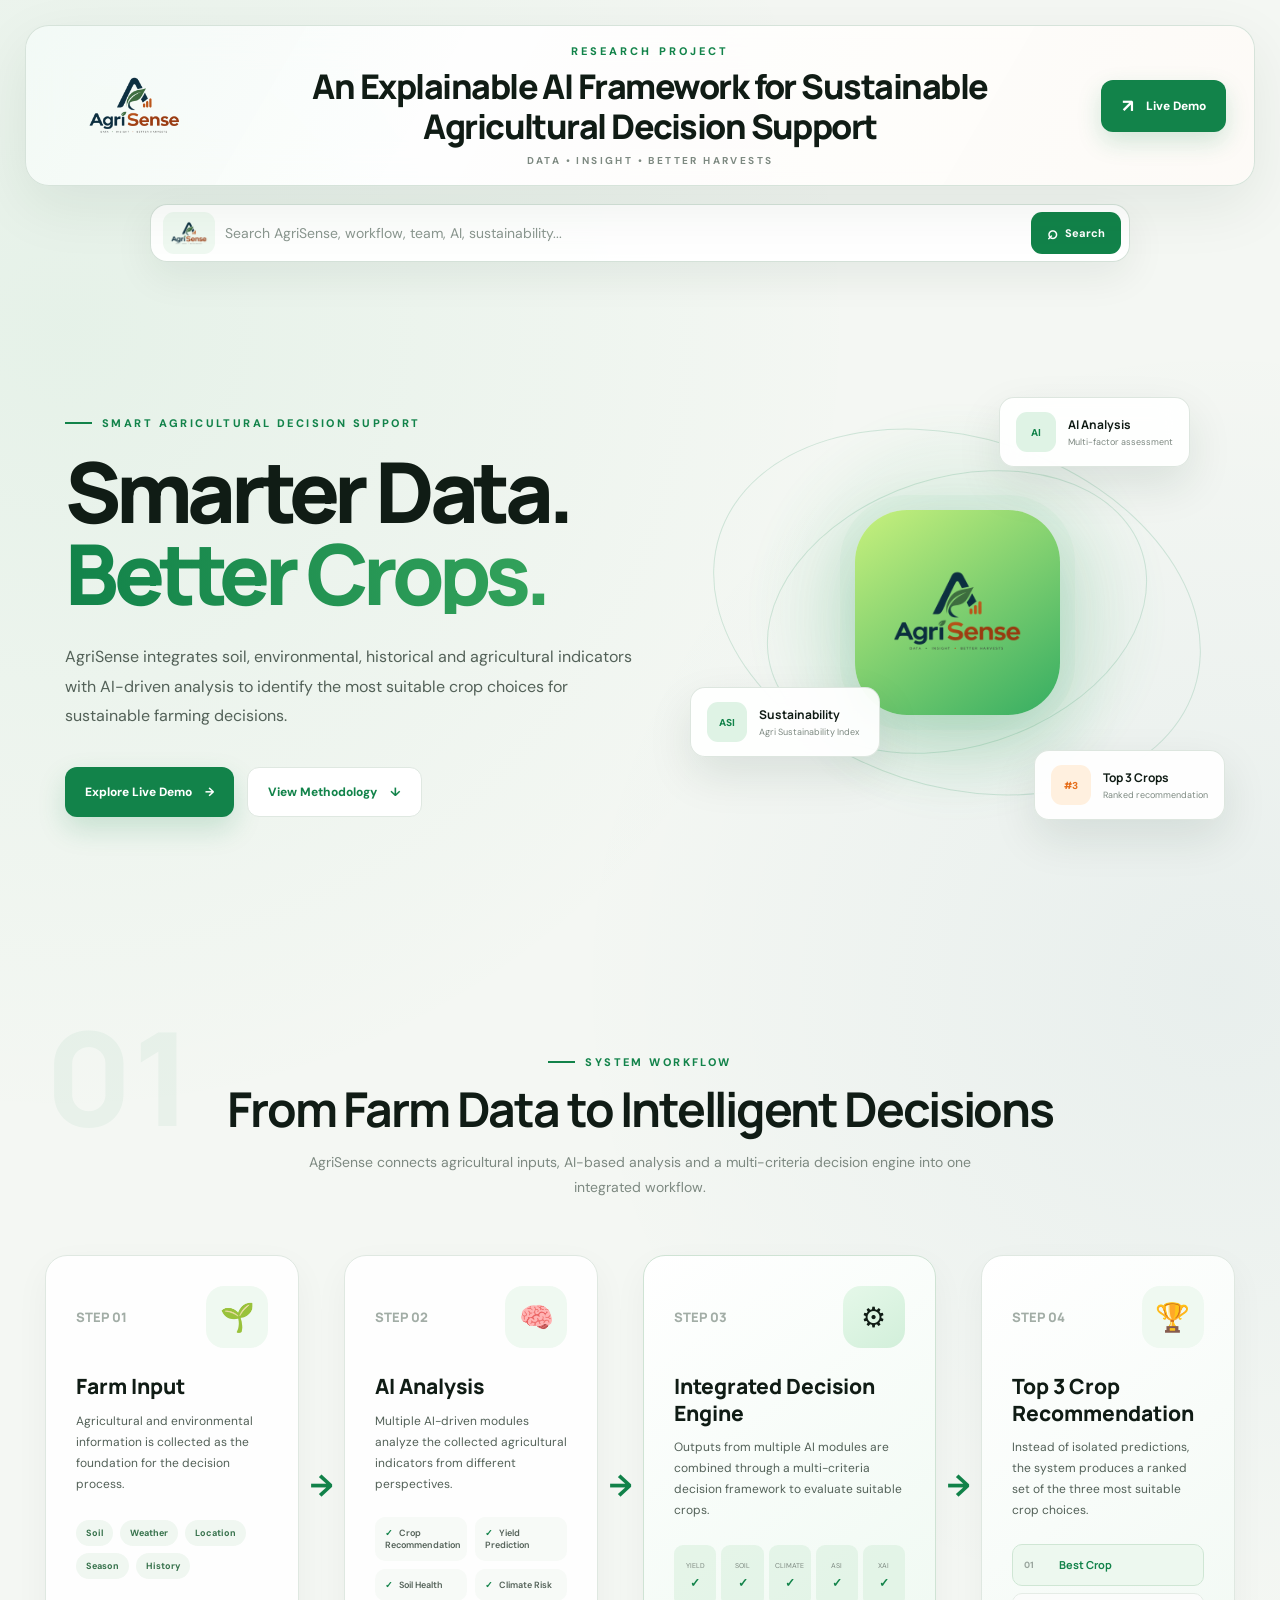
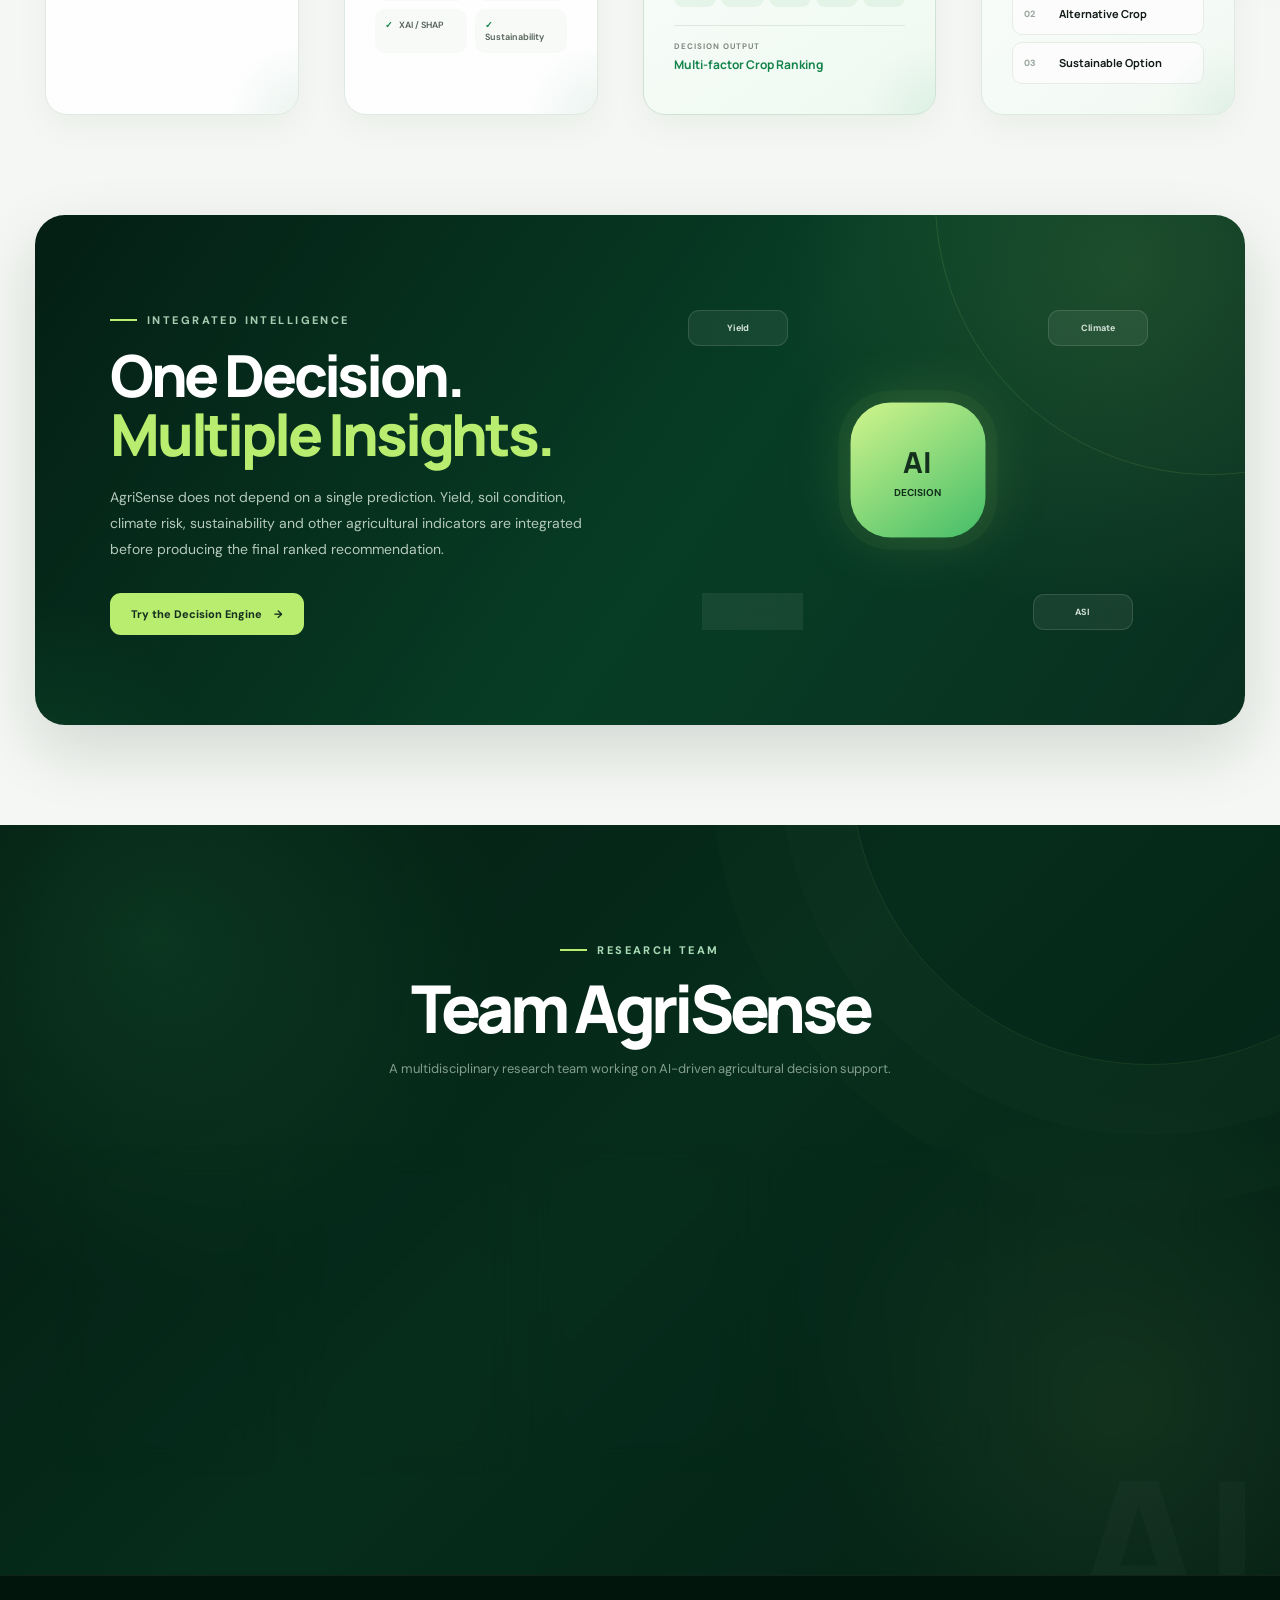
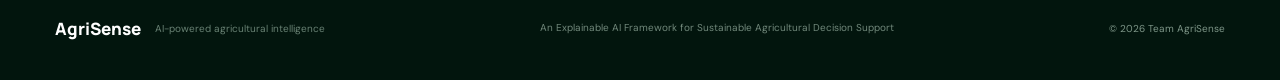
<file: index.html>
<!DOCTYPE html>
<html lang="en">

<head>

    <meta charset="UTF-8">

    <meta
        name="viewport"
        content="width=device-width, initial-scale=1.0"
    >

    <meta
        name="description"
        content="AgriSense - An Explainable AI Framework for Sustainable Agricultural Decision Support"
    >

    <title>AgriSense AI | Agricultural Decision Support</title>

    <link rel="icon" type="image/png" href="assets/logo.png">
    <meta name="theme-color" content="#12834a">


    <!-- =====================================================
         GOOGLE FONTS
         ===================================================== -->

    <link
        rel="preconnect"
        href="https://fonts.googleapis.com"
    >

    <link
        rel="preconnect"
        href="https://fonts.gstatic.com"
        crossorigin
    >

    <link
        href="https://fonts.googleapis.com/css2?family=DM+Sans:wght@400;500;600;700&family=Manrope:wght@500;600;700;800&display=swap"
        rel="stylesheet"
    >


    <!-- =====================================================
         CSS
         ===================================================== -->

    <link
        rel="stylesheet"
        href="css/style.css"
    >

    <link
        rel="stylesheet"
        href="css/response.css"
    >

</head>


<body>


    <!-- =====================================================
         HEADER
         ===================================================== -->

    <header class="site-header">


        <!-- LOGO -->

        <div class="header-logo">

            <a href="index.html">

                <img
                    src="assets/logo.png"
                    alt="AgriSense Logo"
                >

            </a>

        </div>


        <!-- RESEARCH TITLE -->

        <div class="research-title">

            <span class="research-label">
                RESEARCH PROJECT
            </span>

            <h1>
                An Explainable AI Framework for
                Sustainable Agricultural Decision Support
            </h1>

            <p>
                DATA • INSIGHT • BETTER HARVESTS
            </p>

        </div>


        <!-- DEMO BUTTON -->

        <div class="header-action">

            <a
                href="live-demo.html"
                class="demo-btn"
            >

                <span>↗</span>

                Live Demo

            </a>

        </div>

    </header>


    <!-- =====================================================
         SITE SEARCH
         ===================================================== -->

    <div class="site-search-wrap" id="siteSearchWrap">

        <form class="site-search" id="siteSearch" role="search">

            <div class="site-search-logo" aria-hidden="true">
                <img src="assets/logo.png" alt="">
            </div>

            <label class="sr-only" for="siteSearchInput">Search AgriSense</label>

            <input
                type="search"
                id="siteSearchInput"
                placeholder="Search AgriSense, workflow, team, AI, sustainability..."
                autocomplete="off"
                spellcheck="false"
            >

            <button type="submit" class="site-search-btn">
                <span aria-hidden="true">⌕</span>
                Search
            </button>

        </form>

        <div
            class="search-results"
            id="searchResults"
            role="status"
            aria-live="polite"
            aria-hidden="true"
        ></div>

    </div>



    <main>


        <!-- =================================================
             HERO
             ================================================= -->

        <section class="intro-section">


            <!-- HERO CONTENT -->

            <div class="intro-content">

                <span class="section-label">
                    SMART AGRICULTURAL DECISION SUPPORT
                </span>


                <h2>

                    Smarter Data.

                    <span>
                        Better Crops.
                    </span>

                </h2>


                <p>

                    AgriSense integrates soil, environmental,
                    historical and agricultural indicators with
                    AI-driven analysis to identify the most
                    suitable crop choices for sustainable
                    farming decisions.

                </p>


                <div class="intro-actions">

                    <a
                        href="live-demo.html"
                        class="primary-btn"
                    >

                        Explore Live Demo

                        <span>→</span>

                    </a>


                    <a
                        href="#workflow"
                        class="secondary-btn"
                    >

                        View Methodology

                        <span>↓</span>

                    </a>

                </div>

            </div>



            <!-- =================================================
                 HERO VISUAL
                 ================================================= -->

            <div class="intro-visual">


                <div class="visual-glow"></div>


                <div class="visual-circle circle-one"></div>

                <div class="visual-circle circle-two"></div>


                <!-- CENTER LOGO -->

                <div class="visual-core">

                    <img
                        src="assets/logo.png"
                        alt="AgriSense"
                    >

                </div>


                <!-- FLOATING CARD 01 -->

                <div class="floating-card card-top">

                    <span>
                        AI
                    </span>

                    <div>

                        <strong>
                            AI Analysis
                        </strong>

                        <small>
                            Multi-factor assessment
                        </small>

                    </div>

                </div>


                <!-- FLOATING CARD 02 -->

                <div class="floating-card card-left">

                    <span>
                        ASI
                    </span>

                    <div>

                        <strong>
                            Sustainability
                        </strong>

                        <small>
                            Agri Sustainability Index
                        </small>

                    </div>

                </div>


                <!-- FLOATING CARD 03 -->

                <div class="floating-card card-right">

                    <span>
                        #3
                    </span>

                    <div>

                        <strong>
                            Top 3 Crops
                        </strong>

                        <small>
                            Ranked recommendation
                        </small>

                    </div>

                </div>

            </div>

        </section>



        <!-- =================================================
             WORKFLOW
             ================================================= -->

        <section
            class="workflow-section"
            id="workflow"
        >


            <div class="section-heading">

                <span class="section-label">
                    SYSTEM WORKFLOW
                </span>

                <h2>
                    From Farm Data to
                    Intelligent Decisions
                </h2>

                <p>
                    AgriSense connects agricultural inputs,
                    AI-based analysis and a multi-criteria
                    decision engine into one integrated workflow.
                </p>

            </div>



            <div class="workflow">


                <!-- =================================================
                     STEP 01
                     ================================================= -->

                <div class="workflow-card">


                    <div class="workflow-top">

                        <div class="workflow-number">
                            STEP 01
                        </div>

                        <div class="workflow-icon">
                            🌱
                        </div>

                    </div>


                    <h3>
                        Farm Input
                    </h3>


                    <p>
                        Agricultural and environmental information
                        is collected as the foundation for the
                        decision process.
                    </p>


                    <div class="workflow-tags">

                        <span>Soil</span>

                        <span>Weather</span>

                        <span>Location</span>

                        <span>Season</span>

                        <span>History</span>

                    </div>

                </div>



                <!-- ARROW -->

                <div class="workflow-arrow">
                    →
                </div>



                <!-- =================================================
                     STEP 02
                     ================================================= -->

                <div class="workflow-card">


                    <div class="workflow-top">

                        <div class="workflow-number">
                            STEP 02
                        </div>

                        <div class="workflow-icon">
                            🧠
                        </div>

                    </div>


                    <h3>
                        AI Analysis
                    </h3>


                    <p>
                        Multiple AI-driven modules analyze the
                        collected agricultural indicators from
                        different perspectives.
                    </p>


                    <div class="analysis-list">

                        <div>
                            <span>✓</span>
                            Crop Recommendation
                        </div>

                        <div>
                            <span>✓</span>
                            Yield Prediction
                        </div>

                        <div>
                            <span>✓</span>
                            Soil Health
                        </div>

                        <div>
                            <span>✓</span>
                            Climate Risk
                        </div>

                        <div>
                            <span>✓</span>
                            XAI / SHAP
                        </div>

                        <div>
                            <span>✓</span>
                            Sustainability
                        </div>

                    </div>

                </div>



                <!-- ARROW -->

                <div class="workflow-arrow">
                    →
                </div>



                <!-- =================================================
                     STEP 03
                     ================================================= -->

                <div class="workflow-card decision-card">


                    <div class="workflow-top">

                        <div class="workflow-number">
                            STEP 03
                        </div>

                        <div class="workflow-icon">
                            ⚙
                        </div>

                    </div>


                    <h3>
                        Integrated Decision Engine
                    </h3>


                    <p>
                        Outputs from multiple AI modules are
                        combined through a multi-criteria decision
                        framework to evaluate suitable crops.
                    </p>


                    <div class="decision-bars">


                        <div>

                            <span>
                                YIELD
                            </span>

                            <strong>
                                ✓
                            </strong>

                        </div>


                        <div>

                            <span>
                                SOIL
                            </span>

                            <strong>
                                ✓
                            </strong>

                        </div>


                        <div>

                            <span>
                                CLIMATE
                            </span>

                            <strong>
                                ✓
                            </strong>

                        </div>


                        <div>

                            <span>
                                ASI
                            </span>

                            <strong>
                                ✓
                            </strong>

                        </div>


                        <div>

                            <span>
                                XAI
                            </span>

                            <strong>
                                ✓
                            </strong>

                        </div>


                    </div>


                    <div class="engine-result">

                        <span>
                            DECISION OUTPUT
                        </span>

                        <strong>
                            Multi-factor Crop Ranking
                        </strong>

                    </div>

                </div>



                <!-- ARROW -->

                <div class="workflow-arrow">
                    →
                </div>



                <!-- =================================================
                     STEP 04
                     ================================================= -->

                <div class="workflow-card recommendation-card">


                    <div class="workflow-top">

                        <div class="workflow-number">
                            STEP 04
                        </div>

                        <div class="workflow-icon">
                            🏆
                        </div>

                    </div>


                    <h3>
                        Top 3 Crop Recommendation
                    </h3>


                    <p>
                        Instead of isolated predictions, the system
                        produces a ranked set of the three most
                        suitable crop choices.
                    </p>


                    <div class="ranking-preview">


                        <div>

                            <span>
                                01
                            </span>

                            <strong>
                                Best Crop
                            </strong>

                        </div>


                        <div>

                            <span>
                                02
                            </span>

                            <strong>
                                Alternative Crop
                            </strong>

                        </div>


                        <div>

                            <span>
                                03
                            </span>

                            <strong>
                                Sustainable Option
                            </strong>

                        </div>


                    </div>

                </div>

            </div>

        </section>



        <!-- =================================================
             INTEGRATED DECISION ENGINE
             ================================================= -->

        <section class="engine-section">


            <div class="engine-content">


                <span class="section-label">
                    INTEGRATED INTELLIGENCE
                </span>


                <h2>

                    One Decision.

                    <span>
                        Multiple Insights.
                    </span>

                </h2>


                <p>

                    AgriSense does not depend on a single
                    prediction. Yield, soil condition, climate
                    risk, sustainability and other agricultural
                    indicators are integrated before producing
                    the final ranked recommendation.

                </p>


                <a
                    href="live-demo.html"
                    class="engine-btn"
                >

                    Try the Decision Engine

                    <span>
                        →
                    </span>

                </a>

            </div>



            <!-- ENGINE VISUAL -->

            <div class="engine-visual">


                <div class="engine-line line-one"></div>

                <div class="engine-line line-two"></div>

                <div class="engine-line line-three"></div>

                <div class="engine-line line-four"></div>


                <div class="engine-node node-one">
                    Yield
                </div>

                <div class="engine-node node-two">
                    Climate
                </div>

                <div class="engine-node node-three">
                    Soil
                </div>

                <div class="engine-node node-four">
                    ASI
                </div>


                <div class="engine-center">

                    <span>
                        AI
                    </span>

                    <strong>
                        DECISION
                    </strong>

                </div>

            </div>

        </section>



        <!-- =================================================
             TEAM
             ================================================= -->

        <section
            class="team-section"
            id="team"
        >


            <div class="team-heading">


                <span class="section-label">
                    RESEARCH TEAM
                </span>


                <h2>
                    Team AgriSense
                </h2>


                <p>
                    A multidisciplinary research team working
                    on AI-driven agricultural decision support.
                </p>

            </div>



            <div class="team-grid">


                <!-- =================================================
                     MEMBER 01 — ASIF
                     ================================================= -->

                <div class="team-member">


                    <div class="member-photo">

                        <img
                            src="assets/asif.png"
                            alt="Asif Al Amin"
                        >

                    </div>


                    <div class="member-info">

                        <span>
                            01
                        </span>

                        <h3>
                            Asif Al Amin
                        </h3>

                        <p>
                            AI / ML Researcher
                        </p>

                    </div>


                    <!-- HOVER DETAILS -->

                    <div class="member-details">

                        <strong>
                            AI / ML Researcher
                        </strong>

                        <p>
                            Machine learning, predictive modeling
                            and intelligent agricultural systems.
                        </p>

                    </div>

                </div>



                <!-- =================================================
                     MEMBER 02 — SHAKIL
                     ================================================= -->

                <div class="team-member">


                    <div class="member-photo">

                        <img
                            src="assets/shakil.png"
                            alt="Md. Shakil"
                        >

                    </div>


                    <div class="member-info">

                        <span>
                            02
                        </span>

                        <h3>
                            Md. Shakil
                        </h3>

                        <p>
                            Designer & Developer
                        </p>

                    </div>


                    <div class="member-details">

                        <strong>
                            Designer & Developer
                        </strong>

                        <p>
                            User interface design, web development
                            and system implementation.
                        </p>

                    </div>

                </div>



                <!-- =================================================
                     MEMBER 03 — AFIQUE
                     ================================================= -->

                <div class="team-member">


                    <div class="member-photo">

                        <img
                            src="assets/afique.png"
                            alt="Afique Ahmmed Khan Imon"
                        >

                    </div>


                    <div class="member-info">

                        <span>
                            03
                        </span>

                        <h3>
                            Afique Ahmmed Khan Imon
                        </h3>

                        <p>
                            Data Analyst
                        </p>

                    </div>


                    <div class="member-details">

                        <strong>
                            Data Analyst
                        </strong>

                        <p>
                            Agricultural data analysis, dataset
                            processing and analytical insights.
                        </p>

                    </div>

                </div>



                <!-- =================================================
                     MEMBER 04 — SABBIR
                     ================================================= -->

                <div class="team-member">


                    <div class="member-photo">

                        <img
                            src="assets/sabbir.png"
                            alt="Sabbir Hossen"
                        >

                    </div>


                    <div class="member-info">

                        <span>
                            04
                        </span>

                        <h3>
                            Sabbir Hossen
                        </h3>

                        <p>
                            AI / ML Researcher
                        </p>

                    </div>


                    <div class="member-details">

                        <strong>
                            AI / ML Researcher
                        </strong>

                        <p>
                            Predictive analytics, machine learning
                            and intelligent recommendation systems.
                        </p>

                    </div>

                </div>



                <!-- =================================================
                     MEMBER 05 — SHAHRIAR
                     ================================================= -->

                <div class="team-member">


                    <div class="member-photo">

                        <img
                            src="assets/shariar.png"
                            alt="Md. Shahriar Hossain"
                        >

                    </div>


                    <div class="member-info">

                        <span>
                            05
                        </span>

                        <h3>
                            Md. Shahriar Hossain
                        </h3>

                        <p>
                            R&D Researcher
                        </p>

                    </div>


                    <div class="member-details">

                        <strong>
                            R&D Researcher
                        </strong>

                        <p>
                            Research and development, system evaluation
                            and agricultural AI research.
                        </p>

                    </div>

                </div>


            </div>

        </section>


    </main>



    <!-- =====================================================
         FOOTER
         ===================================================== -->

    <footer class="site-footer">


        <div class="footer-left">

            <strong>
                AgriSense
            </strong>

            <span>
                AI-powered agricultural intelligence
            </span>

        </div>


        <div class="footer-center">

            An Explainable AI Framework for
            Sustainable Agricultural Decision Support

        </div>


        <div class="footer-right">

            © 2026 Team AgriSense

        </div>


    </footer>



    <!-- =====================================================
         JAVASCRIPT
         ===================================================== -->

    <script>
        (() => {
            const form = document.getElementById("siteSearch");
            const input = document.getElementById("siteSearchInput");
            const results = document.getElementById("searchResults");

            if (!form || !input || !results) return;

            const targets = [
                { selector: ".intro-section", title: "Smarter Data. Better Crops.", type: "Hero / Agricultural Decision Support" },
                { selector: ".workflow-section", title: "System Workflow", type: "Farm Data → AI Analysis → Decision Engine → Top 3 Crops" },
                { selector: ".engine-section", title: "Integrated Intelligence", type: "Multi-factor Decision Engine" },
                { selector: ".team-section", title: "Research Team", type: "Team AgriSense" }
            ];

            const teamCards = [...document.querySelectorAll(".team-member")].map(card => ({
                element: card,
                title: card.querySelector("h3")?.textContent.trim() || "Team Member",
                type: card.querySelector(".member-info p")?.textContent.trim() || "Research Team"
            }));

            const staticTargets = targets.map(item => ({
                ...item,
                element: document.querySelector(item.selector)
            })).filter(item => item.element);

            function render(query) {
                const q = query.trim().toLowerCase();

                if (!q) {
                    results.classList.remove("is-open");
                    results.setAttribute("aria-hidden", "true");
                    results.innerHTML = "";
                    return;
                }

                const all = [...staticTargets, ...teamCards];
                const matches = all.filter(item =>
                    `${item.title} ${item.type}`.toLowerCase().includes(q)
                ).slice(0, 6);

                results.innerHTML = matches.length
                    ? matches.map((item, i) => `
                        <button type="button" class="search-result" data-index="${i}">
                            <span>
                                <strong>${escapeHtml(item.title)}</strong>
                                <span>${escapeHtml(item.type)}</span>
                            </span>
                            <em>→</em>
                        </button>
                    `).join("")
                    : `<div class="search-empty">No matching AgriSense section found.</div>`;

                results.classList.add("is-open");
                results.setAttribute("aria-hidden", "false");

                [...results.querySelectorAll(".search-result")].forEach((button, index) => {
                    button.addEventListener("click", () => {
                        const target = matches[index].element;
                        results.classList.remove("is-open");
                        results.setAttribute("aria-hidden", "true");
                        input.blur();
                        target.scrollIntoView({ behavior: "smooth", block: "start" });
                    });
                });
            }

            function escapeHtml(value) {
                return value.replace(/[&<>"']/g, char => ({
                    "&": "&amp;",
                    "<": "&lt;",
                    ">": "&gt;",
                    '"': "&quot;",
                    "'": "&#039;"
                }[char]));
            }

            input.addEventListener("input", () => render(input.value));

            form.addEventListener("submit", event => {
                event.preventDefault();
                render(input.value);
                const first = results.querySelector(".search-result");
                if (first) first.focus();
            });

            document.addEventListener("click", event => {
                if (!form.contains(event.target) && !results.contains(event.target)) {
                    results.classList.remove("is-open");
                    results.setAttribute("aria-hidden", "true");
                }
            });
        })();
    </script>

    <script src="js/app.js"></script>

</body>

</html>
</file>
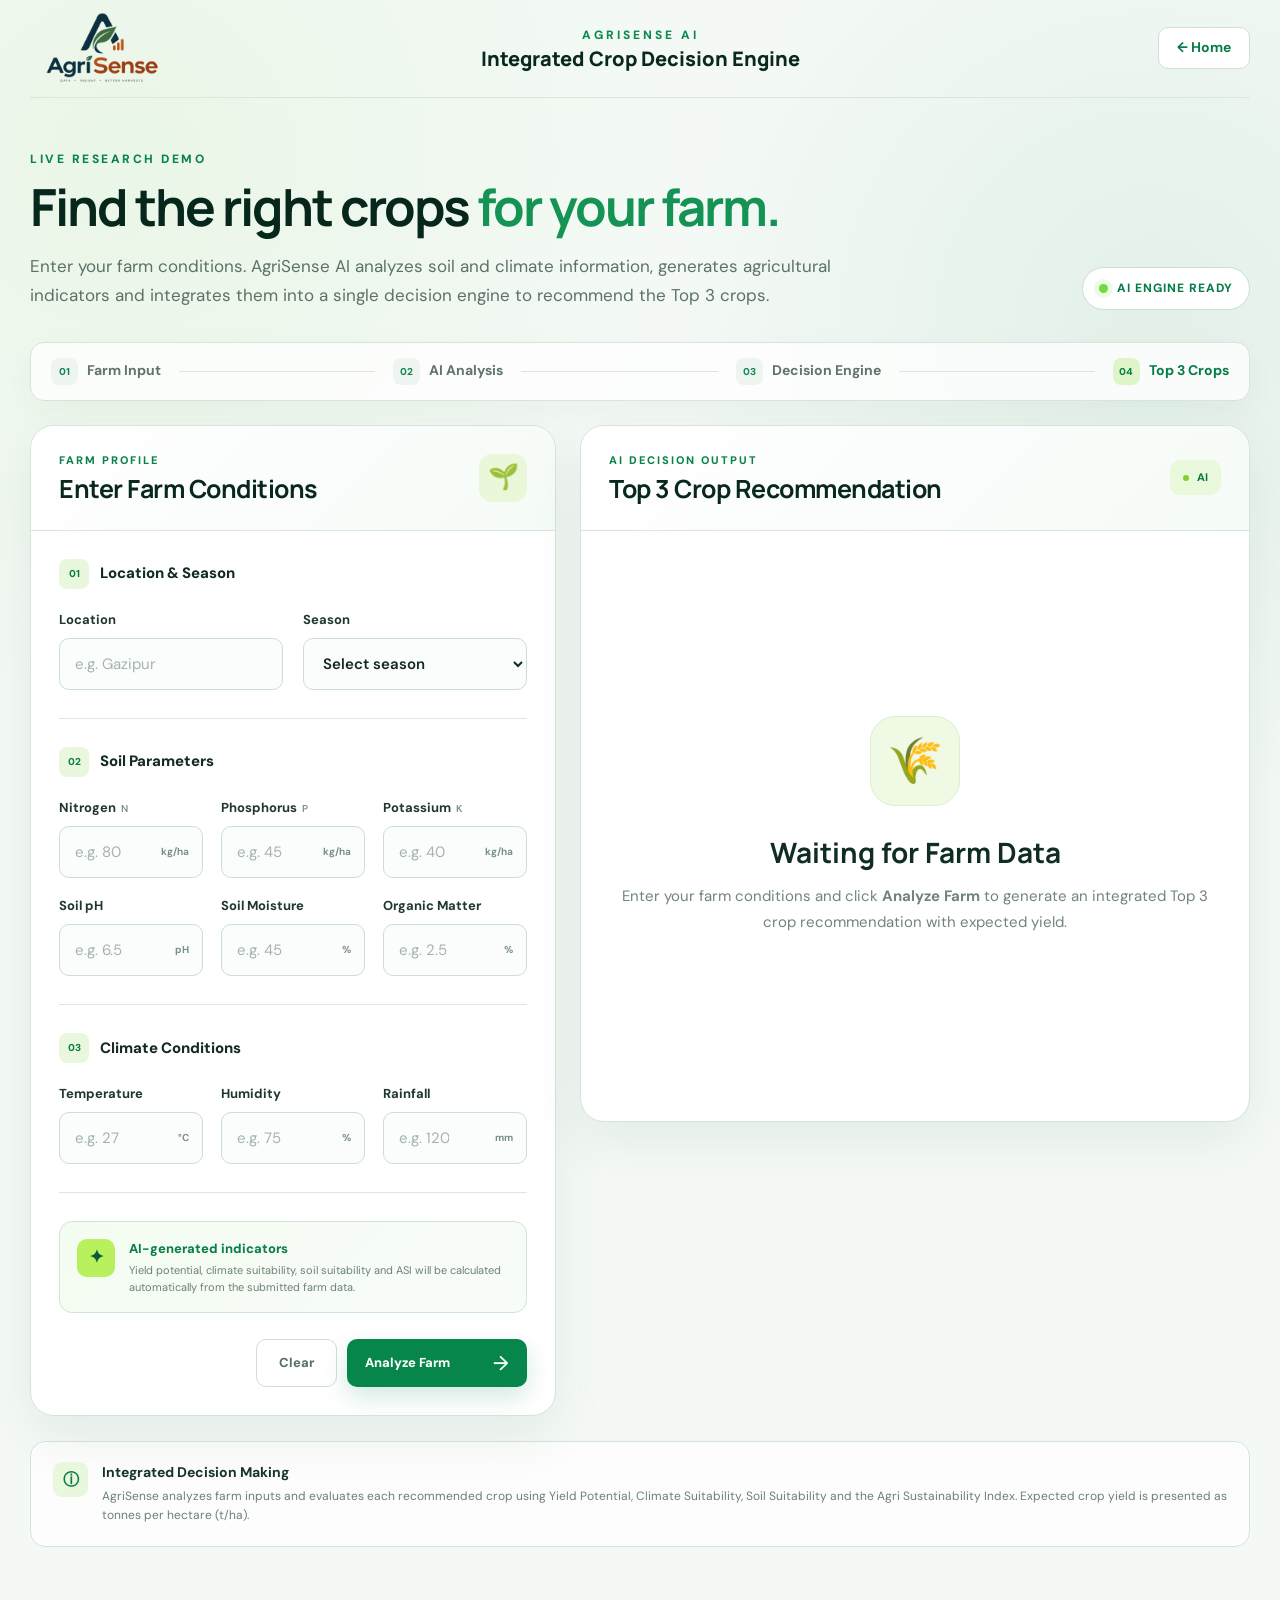
<file: live-demo.html>
<!DOCTYPE html>
<html lang="en">

<head>

    <meta charset="UTF-8">

    <meta name="viewport"
          content="width=device-width, initial-scale=1.0">

    <title>AgriSense AI | Integrated Crop Decision Engine</title>

    <!-- Google Font -->
    <link rel="preconnect"
          href="https://fonts.googleapis.com">

    <link rel="preconnect"
          href="https://fonts.gstatic.com"
          crossorigin>

    <link href="https://fonts.googleapis.com/css2?family=DM+Sans:wght@400;500;600;700;800&family=Manrope:wght@600;700;800&display=swap"
          rel="stylesheet">

    <!-- Demo CSS -->
    <link rel="stylesheet"
          href="./css/demo.css?v=41">

</head>


<body>


<div class="demo-page">


    <!-- =====================================================
         HEADER
         ===================================================== -->

    <header class="demo-header">


        <div class="demo-brand">

            <a href="./index.html">

                <img
                    src="./assets/logo.png"
                    alt="AgriSense AI Logo"
                >

            </a>

        </div>


        <div class="demo-title">

            <span>
                AGRISENSE AI
            </span>

            <h1>
                Integrated Crop Decision Engine
            </h1>

        </div>


        <a
            href="./index.html"
            class="back-btn"
        >
            ← Home
        </a>


    </header>



    <!-- =====================================================
         MAIN
         ===================================================== -->

    <main class="demo-main">


        <!-- =================================================
             INTRO
             ================================================= -->

        <section class="demo-intro">


            <div>

                <span class="demo-label">
                    LIVE RESEARCH DEMO
                </span>


                <h2>
                    Find the right crops
                    <span>for your farm.</span>
                </h2>


                <p>
                    Enter your farm conditions. AgriSense AI
                    analyzes soil and climate information,
                    generates agricultural indicators and
                    integrates them into a single decision
                    engine to recommend the Top 3 crops.
                </p>

            </div>


            <div class="demo-status">

                <span class="status-dot"></span>

                AI ENGINE READY

            </div>


        </section>



        <!-- =================================================
             PROCESS FLOW
             ================================================= -->

        <section class="mini-flow">


            <div class="flow-item">

                <span>01</span>

                <strong>
                    Farm Input
                </strong>

            </div>


            <div class="flow-line"></div>


            <div class="flow-item">

                <span>02</span>

                <strong>
                    AI Analysis
                </strong>

            </div>


            <div class="flow-line"></div>


            <div class="flow-item">

                <span>03</span>

                <strong>
                    Decision Engine
                </strong>

            </div>


            <div class="flow-line"></div>


            <div class="flow-item active">

                <span>04</span>

                <strong>
                    Top 3 Crops
                </strong>

            </div>


        </section>



        <!-- =================================================
             WORKSPACE
             ================================================= -->

        <section class="demo-workspace">


            <!-- =================================================
                 LEFT PANEL
                 ================================================= -->

            <div class="input-panel">


                <!-- HEADER -->

                <div class="panel-heading">


                    <div>

                        <span>
                            FARM PROFILE
                        </span>

                        <h3>
                            Enter Farm Conditions
                        </h3>

                    </div>


                    <div class="panel-icon">
                        🌱
                    </div>


                </div>



                <!-- =================================================
                     FARM FORM
                     ================================================= -->

                <form
                    id="predictionForm"
                    class="farm-form"
                >


                    <!-- =================================================
                         LOCATION & SEASON
                         ================================================= -->

                    <div class="form-section">


                        <div class="form-section-title">

                            <span>
                                01
                            </span>

                            Location &amp; Season

                        </div>


                        <div class="form-grid">


                            <!-- LOCATION -->

                            <div class="input-group">

                                <label for="location">
                                    Location
                                </label>

                                <input
                                    type="text"
                                    id="location"
                                    name="location"
                                    placeholder="e.g. Gazipur"
                                    required
                                >

                            </div>


                            <!-- SEASON -->

                            <div class="input-group">

                                <label for="season">
                                    Season
                                </label>

                                <select
                                    id="season"
                                    name="season"
                                    required
                                >

                                    <option value="">
                                        Select season
                                    </option>

                                    <option value="Aus">
                                        Aus
                                    </option>

                                    <option value="Aman">
                                        Aman
                                    </option>

                                    <option value="Boro">
                                        Boro
                                    </option>

                                    <option value="Rabi">
                                        Rabi
                                    </option>

                                    <option value="Kharif">
                                        Kharif
                                    </option>

                                </select>

                            </div>


                        </div>

                    </div>



                    <!-- =================================================
                         SOIL PARAMETERS
                         ================================================= -->

                    <div class="form-section">


                        <div class="form-section-title">

                            <span>
                                02
                            </span>

                            Soil Parameters

                        </div>


                        <div class="form-grid three">


                            <!-- NITROGEN -->

                            <div class="input-group">

                                <label for="nitrogen">

                                    Nitrogen

                                    <small>
                                        N
                                    </small>

                                </label>


                                <div class="input-unit">

                                    <input
                                        type="number"
                                        id="nitrogen"
                                        name="nitrogen"
                                        placeholder="e.g. 80"
                                        min="0"
                                        step="0.01"
                                        required
                                    >

                                    <span>
                                        kg/ha
                                    </span>

                                </div>

                            </div>



                            <!-- PHOSPHORUS -->

                            <div class="input-group">

                                <label for="phosphorus">

                                    Phosphorus

                                    <small>
                                        P
                                    </small>

                                </label>


                                <div class="input-unit">

                                    <input
                                        type="number"
                                        id="phosphorus"
                                        name="phosphorus"
                                        placeholder="e.g. 45"
                                        min="0"
                                        step="0.01"
                                        required
                                    >

                                    <span>
                                        kg/ha
                                    </span>

                                </div>

                            </div>



                            <!-- POTASSIUM -->

                            <div class="input-group">

                                <label for="potassium">

                                    Potassium

                                    <small>
                                        K
                                    </small>

                                </label>


                                <div class="input-unit">

                                    <input
                                        type="number"
                                        id="potassium"
                                        name="potassium"
                                        placeholder="e.g. 40"
                                        min="0"
                                        step="0.01"
                                        required
                                    >

                                    <span>
                                        kg/ha
                                    </span>

                                </div>

                            </div>



                            <!-- PH -->

                            <div class="input-group">

                                <label for="ph">
                                    Soil pH
                                </label>


                                <div class="input-unit">

                                    <input
                                        type="number"
                                        id="ph"
                                        name="ph"
                                        placeholder="e.g. 6.5"
                                        min="0"
                                        max="14"
                                        step="0.01"
                                        required
                                    >

                                    <span>
                                        pH
                                    </span>

                                </div>

                            </div>



                            <!-- SOIL MOISTURE -->

                            <div class="input-group">

                                <label for="soilMoisture">
                                    Soil Moisture
                                </label>


                                <div class="input-unit">

                                    <input
                                        type="number"
                                        id="soilMoisture"
                                        name="soilMoisture"
                                        placeholder="e.g. 45"
                                        min="0"
                                        max="100"
                                        step="0.01"
                                        required
                                    >

                                    <span>
                                        %
                                    </span>

                                </div>

                            </div>



                            <!-- ORGANIC MATTER -->

                            <div class="input-group">

                                <label for="organicMatter">
                                    Organic Matter
                                </label>


                                <div class="input-unit">

                                    <input
                                        type="number"
                                        id="organicMatter"
                                        name="organicMatter"
                                        placeholder="e.g. 2.5"
                                        min="0"
                                        step="0.01"
                                        required
                                    >

                                    <span>
                                        %
                                    </span>

                                </div>

                            </div>


                        </div>

                    </div>



                    <!-- =================================================
                         CLIMATE
                         ================================================= -->

                    <div class="form-section">


                        <div class="form-section-title">

                            <span>
                                03
                            </span>

                            Climate Conditions

                        </div>


                        <div class="form-grid three">


                            <!-- TEMPERATURE -->

                            <div class="input-group">

                                <label for="temperature">
                                    Temperature
                                </label>


                                <div class="input-unit">

                                    <input
                                        type="number"
                                        id="temperature"
                                        name="temperature"
                                        placeholder="e.g. 27"
                                        step="0.01"
                                        required
                                    >

                                    <span>
                                        °C
                                    </span>

                                </div>

                            </div>



                            <!-- HUMIDITY -->

                            <div class="input-group">

                                <label for="humidity">
                                    Humidity
                                </label>


                                <div class="input-unit">

                                    <input
                                        type="number"
                                        id="humidity"
                                        name="humidity"
                                        placeholder="e.g. 75"
                                        min="0"
                                        max="100"
                                        step="0.01"
                                        required
                                    >

                                    <span>
                                        %
                                    </span>

                                </div>

                            </div>



                            <!-- RAINFALL -->

                            <div class="input-group">

                                <label for="rainfall">
                                    Rainfall
                                </label>


                                <div class="input-unit">

                                    <input
                                        type="number"
                                        id="rainfall"
                                        name="rainfall"
                                        placeholder="e.g. 1200"
                                        min="0"
                                        step="0.01"
                                        required
                                    >

                                    <span>
                                        mm
                                    </span>

                                </div>

                            </div>


                        </div>

                    </div>



                    <!-- =================================================
                         GENERATED INDICATORS NOTE
                         ================================================= -->

                    <div class="derived-note">


                        <div class="derived-icon">
                            ✦
                        </div>


                        <div>

                            <strong>
                                AI-generated indicators
                            </strong>


                            <p>
                                Yield potential, climate suitability,
                                soil suitability and ASI will be
                                calculated automatically from the
                                submitted farm data.
                            </p>

                        </div>


                    </div>



                    <!-- =================================================
                         ACTIONS
                         ================================================= -->

                    <div class="form-actions">


                        <button
                            type="button"
                            class="clear-btn"
                            id="clearForm"
                        >
                            Clear
                        </button>


                        <button
                            type="submit"
                            class="predict-btn"
                            id="predictBtn"
                        >

                            <span>
                                Analyze Farm
                            </span>

                            <b>
                                →
                            </b>

                        </button>


                    </div>


                </form>


            </div>



            <!-- =================================================
                 RIGHT PANEL
                 ================================================= -->

            <div class="result-panel">


                <!-- =================================================
                     RESULT HEADER
                     ================================================= -->

                <div class="result-heading">


                    <div>

                        <span>
                            AI DECISION OUTPUT
                        </span>

                        <h3>
                            Top 3 Crop Recommendation
                        </h3>

                    </div>


                    <div class="ai-badge">

                        <span></span>

                        AI

                    </div>


                </div>



                <!-- =================================================
                     LOADING
                     ================================================= -->

                <div
                    class="loading-state"
                    id="loadingState"
                    style="display:none;"
                >


                    <div class="loader"></div>


                    <strong>
                        Analyzing farm data...
                    </strong>


                    <p>
                        Integrating soil, climate, yield potential
                        and sustainability indicators.
                    </p>


                </div>



                <!-- =================================================
                     EMPTY RESULT
                     ================================================= -->

                <div
                    class="empty-result"
                    id="emptyResult"
                >


                    <div class="empty-icon">
                        🌾
                    </div>


                    <h4>
                        Waiting for Farm Data
                    </h4>


                    <p>
                        Enter your farm conditions and click
                        <strong>Analyze Farm</strong> to generate
                        an integrated Top 3 crop recommendation
                        with expected yield.
                    </p>


                </div>



                <!-- =================================================
                     RESULT CONTENT
                     ================================================= -->

                <div
                    class="result-content"
                    id="resultContent"
                    style="display:none;"
                >



                    <!-- =================================================
                         CROP 1 — RICE
                         ================================================= -->

                    <article
                        class="crop-card crop-card-first"
                    >


                        <div class="crop-card-top">


                            <div class="crop-rank">
                                #1
                            </div>


                            <div class="best-match">
                                TOP RECOMMENDATION
                            </div>


                        </div>


                        <div class="crop-main">


                            <div class="crop-information">


                                <h4 id="crop1">
                                    Rice
                                </h4>


                                <p id="crop1Reason">
                                    Strong compatibility with the
                                    submitted farm conditions.
                                </p>


                            </div>


                            <div class="yield-result">


                                <span>
                                    EXPECTED YIELD
                                </span>


                                <strong id="yield1">
                                    4.8
                                </strong>


                                <small>
                                    t/ha
                                </small>


                            </div>


                        </div>



                        <!-- CROP 1 FACTORS -->

                        <div class="crop-factors">


                            <!-- Yield Potential -->

                            <div class="crop-factor">

                                <div class="crop-factor-top">

                                    <span>
                                        Yield Potential
                                    </span>

                                    <strong id="crop1YieldPotential">
                                        88%
                                    </strong>

                                </div>


                                <div class="crop-factor-bar">

                                    <i
                                        id="crop1YieldBar"
                                        style="width:88%;"
                                    ></i>

                                </div>

                            </div>



                            <!-- Climate -->

                            <div class="crop-factor">

                                <div class="crop-factor-top">

                                    <span>
                                        Climate Suitability
                                    </span>

                                    <strong id="crop1Climate">
                                        92%
                                    </strong>

                                </div>


                                <div class="crop-factor-bar">

                                    <i
                                        id="crop1ClimateBar"
                                        style="width:92%;"
                                    ></i>

                                </div>

                            </div>



                            <!-- Soil -->

                            <div class="crop-factor">

                                <div class="crop-factor-top">

                                    <span>
                                        Soil Suitability
                                    </span>

                                    <strong id="crop1Soil">
                                        91%
                                    </strong>

                                </div>


                                <div class="crop-factor-bar">

                                    <i
                                        id="crop1SoilBar"
                                        style="width:91%;"
                                    ></i>

                                </div>

                            </div>



                            <!-- ASI -->

                            <div class="crop-factor">

                                <div class="crop-factor-top">

                                    <span>
                                        Agri Sustainability Index
                                    </span>

                                    <strong id="crop1ASI">
                                        78%
                                    </strong>

                                </div>


                                <div class="crop-factor-bar">

                                    <i
                                        id="crop1ASIBar"
                                        style="width:78%;"
                                    ></i>

                                </div>

                            </div>


                        </div>


                    </article>



                    <!-- =================================================
                         CROP 2 — MAIZE
                         ================================================= -->

                    <article
                        class="crop-card"
                    >


                        <div class="crop-card-top">


                            <div class="crop-rank">
                                #2
                            </div>


                            <div class="crop-position">
                                RECOMMENDED
                            </div>


                        </div>


                        <div class="crop-main">


                            <div class="crop-information">


                                <h4 id="crop2">
                                    Maize
                                </h4>


                                <p id="crop2Reason">
                                    Good potential under the current
                                    climate and soil profile.
                                </p>


                            </div>


                            <div class="yield-result">


                                <span>
                                    EXPECTED YIELD
                                </span>


                                <strong id="yield2">
                                    6.2
                                </strong>


                                <small>
                                    t/ha
                                </small>


                            </div>


                        </div>



                        <!-- CROP 2 FACTORS -->

                        <div class="crop-factors">


                            <!-- Yield -->

                            <div class="crop-factor">

                                <div class="crop-factor-top">

                                    <span>
                                        Yield Potential
                                    </span>

                                    <strong id="crop2YieldPotential">
                                        84%
                                    </strong>

                                </div>


                                <div class="crop-factor-bar">

                                    <i
                                        id="crop2YieldBar"
                                        style="width:84%;"
                                    ></i>

                                </div>

                            </div>



                            <!-- Climate -->

                            <div class="crop-factor">

                                <div class="crop-factor-top">

                                    <span>
                                        Climate Suitability
                                    </span>

                                    <strong id="crop2Climate">
                                        86%
                                    </strong>

                                </div>


                                <div class="crop-factor-bar">

                                    <i
                                        id="crop2ClimateBar"
                                        style="width:86%;"
                                    ></i>

                                </div>

                            </div>



                            <!-- Soil -->

                            <div class="crop-factor">

                                <div class="crop-factor-top">

                                    <span>
                                        Soil Suitability
                                    </span>

                                    <strong id="crop2Soil">
                                        82%
                                    </strong>

                                </div>


                                <div class="crop-factor-bar">

                                    <i
                                        id="crop2SoilBar"
                                        style="width:82%;"
                                    ></i>

                                </div>

                            </div>



                            <!-- ASI -->

                            <div class="crop-factor">

                                <div class="crop-factor-top">

                                    <span>
                                        Agri Sustainability Index
                                    </span>

                                    <strong id="crop2ASI">
                                        75%
                                    </strong>

                                </div>


                                <div class="crop-factor-bar">

                                    <i
                                        id="crop2ASIBar"
                                        style="width:75%;"
                                    ></i>

                                </div>

                            </div>


                        </div>


                    </article>



                    <!-- =================================================
                         CROP 3 — WHEAT
                         ================================================= -->

                    <article
                        class="crop-card"
                    >


                        <div class="crop-card-top">


                            <div class="crop-rank">
                                #3
                            </div>


                            <div class="crop-position">
                                ALTERNATIVE
                            </div>


                        </div>


                        <div class="crop-main">


                            <div class="crop-information">


                                <h4 id="crop3">
                                    Wheat
                                </h4>


                                <p id="crop3Reason">
                                    A suitable alternative considering
                                    climate and sustainability indicators.
                                </p>


                            </div>


                            <div class="yield-result">


                                <span>
                                    EXPECTED YIELD
                                </span>


                                <strong id="yield3">
                                    3.7
                                </strong>


                                <small>
                                    t/ha
                                </small>


                            </div>


                        </div>



                        <!-- CROP 3 FACTORS -->

                        <div class="crop-factors">


                            <!-- Yield -->

                            <div class="crop-factor">

                                <div class="crop-factor-top">

                                    <span>
                                        Yield Potential
                                    </span>

                                    <strong id="crop3YieldPotential">
                                        76%
                                    </strong>

                                </div>


                                <div class="crop-factor-bar">

                                    <i
                                        id="crop3YieldBar"
                                        style="width:76%;"
                                    ></i>

                                </div>

                            </div>



                            <!-- Climate -->

                            <div class="crop-factor">

                                <div class="crop-factor-top">

                                    <span>
                                        Climate Suitability
                                    </span>

                                    <strong id="crop3Climate">
                                        79%
                                    </strong>

                                </div>


                                <div class="crop-factor-bar">

                                    <i
                                        id="crop3ClimateBar"
                                        style="width:79%;"
                                    ></i>

                                </div>

                            </div>



                            <!-- Soil -->

                            <div class="crop-factor">

                                <div class="crop-factor-top">

                                    <span>
                                        Soil Suitability
                                    </span>

                                    <strong id="crop3Soil">
                                        81%
                                    </strong>

                                </div>


                                <div class="crop-factor-bar">

                                    <i
                                        id="crop3SoilBar"
                                        style="width:81%;"
                                    ></i>

                                </div>

                            </div>



                            <!-- ASI -->

                            <div class="crop-factor">

                                <div class="crop-factor-top">

                                    <span>
                                        Agri Sustainability Index
                                    </span>

                                    <strong id="crop3ASI">
                                        73%
                                    </strong>

                                </div>


                                <div class="crop-factor-bar">

                                    <i
                                        id="crop3ASIBar"
                                        style="width:73%;"
                                    ></i>

                                </div>

                            </div>


                        </div>


                    </article>



                    <!-- =================================================
                         GENERATED ASI
                         ================================================= -->

                    <div class="asi-generated">


                        <div class="asi-generated-icon">
                            ♻
                        </div>


                        <div>

                            <span>
                                GENERATED INDICATOR
                            </span>


                            <strong>
                                Agri Sustainability Index
                            </strong>


                            <p>
                                Automatically generated from the
                                submitted farm and environmental data.
                            </p>

                        </div>


                        <strong
                            class="asi-value"
                            id="asiValue"
                        >
                            78
                        </strong>


                    </div>



                    <!-- =================================================
                         EXPLAINABLE AI
                         ================================================= -->

                    <div class="explanation-box">


                        <div class="explanation-icon">
                            ✦
                        </div>


                        <div>

                            <span>
                                EXPLAINABLE AI
                            </span>


                            <p id="explanationText">
                                The recommendation combines yield
                                potential, climate suitability, soil
                                condition and the system-generated
                                Agri Sustainability Index before
                                ranking the final Top 3 crops.
                            </p>

                        </div>


                    </div>



                    <!-- =================================================
                         NEW ANALYSIS
                         ================================================= -->

                    <button
                        type="button"
                        class="new-analysis-btn"
                        id="newAnalysis"
                    >

                        ↻
                        Run New Analysis

                    </button>


                </div>


            </div>


        </section>



        <!-- =================================================
             INFORMATION NOTE
             ================================================= -->

        <section class="demo-note">


            <div class="note-icon">
                ⓘ
            </div>


            <div>

                <strong>
                    Integrated Decision Making
                </strong>


                <p>
                    AgriSense analyzes farm inputs and evaluates
                    each recommended crop using Yield Potential,
                    Climate Suitability, Soil Suitability and the
                    Agri Sustainability Index. Expected crop yield
                    is presented as tonnes per hectare (t/ha).
                </p>

            </div>


        </section>


    </main>


</div>



<!-- =========================================================
     JAVASCRIPT
     ========================================================= -->

<script src="./js/app.js?v=40"></script>


</body>

</html>
</file>
<file: css/style.css>
@import url('https://fonts.googleapis.com/css2?family=DM+Sans:wght@400;500;600;700&family=Manrope:wght@500;600;700;800&display=swap');

/* =========================================================
   AGRISENSE AI — MAIN STYLE
   ========================================================= */

:root {
    --bg: #f4f7f3;
    --white: #ffffff;

    --ink: #101c15;
    --ink-soft: #536158;
    --muted: #7d8981;

    --green-deep: #032015;
    --green-dark: #064326;
    --green: #12834a;
    --green-mid: #27a85b;

    --green-light: #dff3e5;
    --green-pale: #eff9f1;

    --lime: #b9ed70;

    --blue: #0d5578;
    --orange: #e66f1c;

    --border: #dfe8e1;

    --shadow:
        0 20px 60px rgba(11, 45, 26, .08);

    --shadow-hover:
        0 30px 75px rgba(11, 45, 26, .15);
}


/* =========================================================
   RESET
   ========================================================= */

* {
    margin: 0;
    padding: 0;
    box-sizing: border-box;
}

html {
    scroll-behavior: smooth;
}

body {
    min-height: 100vh;

    font-family: "DM Sans", sans-serif;

    color: var(--ink);

    background:
        radial-gradient(
            circle at 5% 10%,
            rgba(39,168,91,.07),
            transparent 25%
        ),
        radial-gradient(
            circle at 95% 30%,
            rgba(13,85,120,.05),
            transparent 25%
        ),
        var(--bg);

    overflow-x: hidden;
}

img {
    max-width: 100%;
    display: block;
}

a {
    color: inherit;
    text-decoration: none;
}

button,
input,
select,
textarea {
    font: inherit;
}


/* =========================================================
   HEADER
   ========================================================= */

.site-header {
    width: min(1480px, calc(100% - 50px));

    min-height: 105px;

    margin: 25px auto 0;

    padding: 18px 28px;

    display: grid;

    grid-template-columns:
        190px
        minmax(0, 1fr)
        170px;

    align-items: center;

    gap: 30px;

    position: relative;

    z-index: 20;

    background: rgba(255,255,255,.90);

    border:
        1px solid rgba(210,224,214,.9);

    border-radius: 24px;

    box-shadow: var(--shadow);

    backdrop-filter: blur(18px);
}

.site-header::before {
    content: "";

    position: absolute;

    inset: 0;

    border-radius: inherit;

    pointer-events: none;

    background:
        linear-gradient(
            120deg,
            rgba(39,168,91,.05),
            transparent 35%,
            rgba(230,111,28,.03)
        );
}

.header-logo {
    position: relative;
    z-index: 2;
}

.header-logo img {
    width: 160px;
    height: 78px;

    object-fit: contain;
}

.research-title {
    text-align: center;

    position: relative;

    z-index: 2;
}

.research-label {
    display: block;

    margin-bottom: 8px;

    color: var(--green);

    font-size: 11px;

    font-weight: 800;

    letter-spacing: .28em;
}

.research-title h1 {
    max-width: 950px;

    margin: auto;

    font-family: "Manrope", sans-serif;

    font-size: 34px;

    font-weight: 800;

    line-height: 1.18;

    letter-spacing: -.045em;
}

.research-title p {
    margin-top: 8px;

    color: var(--muted);

    font-size: 10px;

    font-weight: 700;

    letter-spacing: .24em;
}

.header-action {
    display: flex;

    justify-content: flex-end;

    position: relative;

    z-index: 2;
}

.demo-btn {
    min-width: 125px;

    padding: 14px 18px;

    display: inline-flex;

    align-items: center;

    justify-content: center;

    gap: 12px;

    border-radius: 12px;

    color: white;

    background: var(--green);

    font-size: 12px;

    font-weight: 800;

    box-shadow:
        0 10px 25px rgba(18,131,74,.18);

    transition:
        transform .25s ease,
        background .25s ease,
        box-shadow .25s ease;
}

.demo-btn span {
    font-size: 18px;
}

.demo-btn:hover {
    transform: translateY(-3px);

    background: var(--green-deep);

    box-shadow:
        0 15px 32px rgba(18,131,74,.24);
}


/* =========================================================
   MAIN
   ========================================================= */

main {
    width: min(1480px, 100%);

    margin: auto;
}


/* =========================================================
   GENERAL SECTION LABEL
   ========================================================= */

.section-label {
    display: inline-flex;

    align-items: center;

    gap: 10px;

    color: var(--green);

    font-size: 11px;

    font-weight: 800;

    letter-spacing: .22em;
}

.section-label::before {
    content: "";

    width: 27px;

    height: 2px;

    background: var(--green);
}


/* =========================================================
   HERO
   ========================================================= */

.intro-section {
    min-height: 690px;

    padding:
        95px 65px
        85px;

    display: grid;

    grid-template-columns:
        minmax(0,1.05fr)
        minmax(480px,.95fr);

    align-items: center;

    gap: 65px;
}

.intro-content {
    max-width: 720px;
}

.intro-content h2 {
    margin-top: 20px;

    font-family: "Manrope", sans-serif;

    font-size: 84px;

    font-weight: 800;

    line-height: .98;

    letter-spacing: -.065em;
}

.intro-content h2 span {
    display: block;

    background:
        linear-gradient(
            90deg,
            var(--green),
            #39a85e
        );

    -webkit-background-clip: text;
    background-clip: text;

    color: transparent;
}

.intro-content > p {
    max-width: 650px;

    margin-top: 28px;

    color: var(--ink-soft);

    font-size: 16px;

    line-height: 1.85;
}

.intro-actions {
    display: flex;

    align-items: center;

    gap: 13px;

    margin-top: 36px;
}

.primary-btn,
.secondary-btn {
    min-height: 50px;

    padding: 14px 20px;

    display: inline-flex;

    align-items: center;

    justify-content: center;

    gap: 13px;

    border-radius: 12px;

    font-size: 12px;

    font-weight: 800;

    transition: .25s ease;
}

.primary-btn {
    color: white;

    background: var(--green);

    box-shadow:
        0 12px 28px rgba(18,131,74,.18);
}

.primary-btn:hover {
    background: var(--green-deep);

    transform: translateY(-3px);
}

.secondary-btn {
    color: var(--green);

    background: white;

    border:
        1px solid var(--border);
}

.secondary-btn:hover {
    background: var(--green-pale);

    transform: translateY(-3px);
}


/* =========================================================
   HERO VISUAL
   ========================================================= */

.intro-visual {
    min-height: 500px;

    position: relative;

    display: flex;

    align-items: center;

    justify-content: center;
}

.visual-glow {
    position: absolute;

    width: 420px;
    height: 420px;

    border-radius: 50%;

    background:
        radial-gradient(
            circle,
            rgba(35,170,89,.22),
            rgba(35,170,89,.08) 38%,
            transparent 70%
        );

    filter: blur(7px);
}

.visual-circle {
    position: absolute;

    border-radius: 50%;

    border:
        1px solid rgba(18,131,74,.16);
}

.circle-one {
    width: 390px;
    height: 270px;

    transform: rotate(-18deg);
}

.circle-two {
    width: 500px;
    height: 350px;

    transform: rotate(18deg);
}

.visual-core {
    width: 205px;
    height: 205px;

    display: flex;

    align-items: center;

    justify-content: center;

    position: relative;

    z-index: 5;

    border-radius: 52px;

    background:
        linear-gradient(
            145deg,
            #c8f17d,
            #35ad62
        );

    box-shadow:
        0 0 0 15px rgba(53,173,98,.04),
        0 25px 65px rgba(30,145,73,.23);
}

.visual-core img {
    width: 165px;
    height: 125px;

    object-fit: contain;
}


/* =========================================================
   FLOATING CARDS
   ========================================================= */

.floating-card {
    position: absolute;

    z-index: 10;

    min-width: 190px;

    padding: 14px 16px;

    display: flex;

    align-items: center;

    gap: 12px;

    background: rgba(255,255,255,.92);

    border:
        1px solid rgba(218,228,220,.9);

    border-radius: 15px;

    box-shadow:
        0 18px 45px rgba(10,50,25,.1);

    backdrop-filter: blur(14px);

    animation:
        floatingCard 4s ease-in-out infinite;
}

.floating-card > span {
    width: 40px;
    height: 40px;

    flex-shrink: 0;

    display: grid;

    place-items: center;

    border-radius: 11px;

    background: var(--green-light);

    color: var(--green);

    font-size: 10px;

    font-weight: 800;
}

.floating-card strong {
    display: block;

    font-family: Manrope;

    font-size: 12px;
}

.floating-card small {
    display: block;

    margin-top: 3px;

    color: var(--muted);

    font-size: 9px;
}

.card-top {
    top: 35px;
    right: 25px;
}

.card-left {
    left: -10px;
    bottom: 105px;

    animation-delay: -1.3s;
}

.card-right {
    right: -10px;
    bottom: 42px;

    animation-delay: -2.5s;
}

.card-right > span {
    background: #fff0df;

    color: var(--orange);
}

@keyframes floatingCard {

    0%,
    100% {
        transform: translateY(0);
    }

    50% {
        transform: translateY(-8px);
    }
}


/* =========================================================
   WORKFLOW
   ========================================================= */

.workflow-section {
    padding:
        95px 45px
        100px;

    position: relative;
}

.workflow-section::before {
    content: "01";

    position: absolute;

    top: 35px;
    left: 45px;

    color: rgba(18,131,74,.05);

    font-family: Manrope;

    font-size: 130px;

    font-weight: 800;
}

.section-heading {
    position: relative;

    z-index: 2;

    text-align: center;

    margin-bottom: 55px;
}

.section-heading .section-label {
    justify-content: center;
}

.section-heading h2 {
    margin-top: 14px;

    font-family: Manrope;

    font-size: 48px;

    line-height: 1.08;

    letter-spacing: -.045em;
}

.section-heading p {
    max-width: 680px;

    margin:
        15px auto 0;

    color: var(--muted);

    font-size: 14px;

    line-height: 1.8;
}


/* =========================================================
   WORKFLOW GRID
   ========================================================= */

.workflow {
    display: grid;

    grid-template-columns:
        1fr 45px
        1fr 45px
        1.15fr 45px
        1fr;

    align-items: stretch;
}

.workflow-card {
    min-height: 355px;

    padding: 30px;

    position: relative;

    overflow: hidden;

    background:
        rgba(255,255,255,.94);

    border:
        1px solid var(--border);

    border-radius: 22px;

    box-shadow:
        0 12px 35px rgba(12,50,25,.045);

    transition:
        transform .3s ease,
        box-shadow .3s ease,
        border-color .3s ease;
}

.workflow-card::after {
    content: "";

    position: absolute;

    width: 150px;
    height: 150px;

    right: -75px;
    bottom: -75px;

    border-radius: 50%;

    background:
        radial-gradient(
            circle,
            rgba(18,131,74,.08),
            transparent 68%
        );
}

.workflow-card:hover {
    transform: translateY(-8px);

    border-color: #c2ddc9;

    box-shadow: var(--shadow-hover);
}

.workflow-top {
    display: flex;

    align-items: center;

    justify-content: space-between;
}

.workflow-number {
    color: #a2ada6;

    font-family: Manrope;

    font-size: 13px;

    font-weight: 800;
}

.workflow-icon {
    width: 62px;
    height: 62px;

    display: grid;

    place-items: center;

    border-radius: 18px;

    background: var(--green-pale);

    font-size: 28px;
}

.workflow-card h3 {
    margin-top: 25px;

    font-family: Manrope;

    font-size: 21px;

    font-weight: 800;

    line-height: 1.25;
}

.workflow-card > p {
    margin-top: 11px;

    color: var(--ink-soft);

    font-size: 12px;

    line-height: 1.75;
}


/* =========================================================
   TAGS
   ========================================================= */

.workflow-tags {
    display: flex;

    flex-wrap: wrap;

    gap: 7px;

    margin-top: 25px;
}

.workflow-tags span {
    padding: 7px 10px;

    border-radius: 99px;

    background: #f0f7f1;

    color: #37724c;

    font-size: 9px;

    font-weight: 700;
}


/* =========================================================
   ANALYSIS LIST
   ========================================================= */

.analysis-list {
    display: grid;

    grid-template-columns: 1fr 1fr;

    gap: 8px;

    margin-top: 22px;
}

.analysis-list div {
    padding: 10px;

    border-radius: 10px;

    background: #f7faf7;

    color: var(--ink-soft);

    font-size: 9px;

    font-weight: 600;
}

.analysis-list span {
    margin-right: 4px;

    color: var(--green);

    font-weight: 800;
}


/* =========================================================
   DECISION ENGINE CARD
   ========================================================= */

.decision-card {
    background:
        linear-gradient(
            145deg,
            #ffffff,
            #eef9f1
        );

    border-color: #cfe3d4;
}

.decision-card .workflow-icon {
    background:
        linear-gradient(
            145deg,
            #e5f8e9,
            #d2efda
        );
}

.decision-bars {
    display: grid;

    grid-template-columns:
        repeat(5, 1fr);

    gap: 5px;

    margin-top: 24px;
}

.decision-bars div {
    min-height: 62px;

    padding: 9px 3px;

    display: flex;

    flex-direction: column;

    align-items: center;

    justify-content: center;

    text-align: center;

    border-radius: 9px;

    background: rgba(220,242,225,.65);
}

.decision-bars span {
    color: var(--muted);

    font-size: 7px;
}

.decision-bars strong {
    margin-top: 4px;

    color: var(--green);

    font-family: Manrope;

    font-size: 12px;
}

.engine-result {
    margin-top: 18px;

    padding-top: 15px;

    border-top:
        1px solid #dbe9de;
}

.engine-result span {
    display: block;

    color: var(--muted);

    font-size: 8px;

    font-weight: 700;

    letter-spacing: .12em;
}

.engine-result strong {
    display: block;

    margin-top: 5px;

    color: var(--green);

    font-family: Manrope;

    font-size: 12px;
}


/* =========================================================
   TOP 3 RECOMMENDATION
   ========================================================= */

.recommendation-card {
    background:
        linear-gradient(
            145deg,
            #ffffff,
            #f1f9f3
        );
}

.ranking-preview {
    margin-top: 23px;

    display: grid;

    gap: 7px;
}

.ranking-preview div {
    min-height: 42px;

    padding: 8px 11px;

    display: flex;

    align-items: center;

    gap: 10px;

    border:
        1px solid #e5ece6;

    border-radius: 10px;

    background: #fbfcfb;
}

.ranking-preview span {
    width: 25px;

    color: #9aa69e;

    font-size: 9px;

    font-weight: 800;
}

.ranking-preview strong {
    font-family: Manrope;

    font-size: 11px;
}

.ranking-preview div:first-child {
    background: #edf8ef;

    border-color: #cfe6d4;
}

.ranking-preview div:first-child strong {
    color: var(--green);
}


/* =========================================================
   WORKFLOW ARROW
   ========================================================= */

.workflow-arrow {
    display: grid;

    place-items: center;

    color: var(--green);

    font-size: 30px;

    font-weight: 800;
}


/* =========================================================
   INTEGRATED DECISION ENGINE
   ========================================================= */

.engine-section {
    margin:
        0 35px;

    min-height: 500px;

    padding: 75px;

    display: grid;

    grid-template-columns:
        1fr 1fr;

    align-items: center;

    gap: 50px;

    position: relative;

    overflow: hidden;

    color: white;

    background:
        radial-gradient(
            circle at 90% 10%,
            rgba(185,237,112,.12),
            transparent 30%
        ),
        linear-gradient(
            125deg,
            #041e14,
            #073d25 55%,
            #092f20
        );

    border-radius: 30px;

    box-shadow:
        0 25px 65px rgba(4,35,20,.14);
}

.engine-section::before {
    content: "";

    position: absolute;

    width: 550px;
    height: 550px;

    right: -240px;
    top: -290px;

    border-radius: 50%;

    border:
        1px solid rgba(185,237,112,.12);
}

.engine-section::after {
    content: "";

    position: absolute;

    width: 380px;
    height: 380px;

    left: -210px;
    bottom: -250px;

    border-radius: 50%;

    background:
        radial-gradient(
            circle,
            rgba(21,131,74,.18),
            transparent 70%
        );
}

.engine-content {
    max-width: 650px;

    position: relative;

    z-index: 3;
}

.engine-content .section-label {
    color: #a8cbb2;
}

.engine-content .section-label::before {
    background: var(--lime);
}

.engine-content h2 {
    margin-top: 18px;

    font-family: Manrope;

    font-size: 58px;

    font-weight: 800;

    line-height: 1.02;

    letter-spacing: -.055em;
}

.engine-content h2 span {
    display: block;

    color: var(--lime);
}

.engine-content p {
    max-width: 580px;

    margin-top: 22px;

    color: #b5c9bc;

    font-size: 14px;

    line-height: 1.85;
}

.engine-btn {
    margin-top: 30px;

    padding: 14px 21px;

    display: inline-flex;

    align-items: center;

    gap: 12px;

    border-radius: 11px;

    color: #15301f;

    background: var(--lime);

    font-size: 11px;

    font-weight: 800;

    transition: .25s;
}

.engine-btn:hover {
    transform: translateY(-3px);

    box-shadow:
        0 15px 30px rgba(0,0,0,.2);
}


/* =========================================================
   ENGINE VISUAL
   ========================================================= */

.engine-visual {
    width: 500px;
    height: 360px;

    max-width: 100%;

    margin: auto;

    position: relative;

    z-index: 3;
}

.engine-center {
    width: 135px;
    height: 135px;

    position: absolute;

    left: 50%;
    top: 50%;

    transform:
        translate(-50%,-50%);

    display: flex;

    flex-direction: column;

    align-items: center;

    justify-content: center;

    border-radius: 40px;

    color: #14311e;

    background:
        linear-gradient(
            145deg,
            #d1f58c,
            #43bd68
        );

    box-shadow:
        0 0 0 12px rgba(185,237,112,.04),
        0 0 65px rgba(185,237,112,.2);

    z-index: 5;
}

.engine-center span {
    font-family: Manrope;

    font-size: 29px;

    font-weight: 800;
}

.engine-center strong {
    margin-top: 4px;

    font-size: 10px;
}

.engine-node {
    position: absolute;

    min-width: 100px;

    padding: 11px 14px;

    text-align: center;

    border-radius: 11px;

    color: #d5e3da;

    background:
        rgba(255,255,255,.065);

    border:
        1px solid rgba(255,255,255,.12);

    backdrop-filter: blur(10px);

    font-size: 9px;

    font-weight: 700;

    z-index: 5;
}

.node-one {
    top: 20px;
    left: 20px;
}

.node-two {
    top: 20px;
    right: 20px;
}

.node-three {
    bottom: 20px;
    left: 35px;
}

.node-four {
    bottom: 20px;
    right: 35px;
}

.engine-line {
    width: 170px;
    height: 1px;

    position: absolute;

    left: 50%;
    top: 50%;

    transform-origin: center;

    background:
        linear-gradient(
            90deg,
            transparent,
            rgba(185,237,112,.45),
            transparent
        );

    z-index: 1;
}

.line-one {
    transform:
        translate(-50%,-50%)
        rotate(-40deg);
}

.line-two {
    transform:
        translate(-50%,-50%)
        rotate(40deg);
}

.line-three {
    transform:
        translate(-50%,-50%)
        rotate(140deg);
}

.line-four {
    transform:
        translate(-50%,-50%)
        rotate(-140deg);
}


/* =========================================================
   TEAM SECTION
   ========================================================= */

.team-section {
    margin-top: 100px;

    padding:
        110px 55px
        100px;

    position: relative;

    overflow: hidden;

    color: white;

    background:
        radial-gradient(
            circle at 12% 15%,
            rgba(48,169,91,.16),
            transparent 27%
        ),
        radial-gradient(
            circle at 88% 78%,
            rgba(185,237,112,.08),
            transparent 25%
        ),
        linear-gradient(
            135deg,
            #031b11 0%,
            #062d1c 48%,
            #041f14 100%
        );
}

.team-section::before {
    content: "";

    position: absolute;

    width: 600px;
    height: 600px;

    top: -360px;
    right: -170px;

    border-radius: 50%;

    border:
        1px solid rgba(185,237,112,.10);

    box-shadow:
        0 0 0 70px rgba(185,237,112,.015),
        0 0 0 140px rgba(185,237,112,.01);
}

.team-section::after {
    content: "AI";

    position: absolute;

    right: 20px;
    bottom: -65px;

    font-family: Manrope;

    font-size: 190px;

    font-weight: 800;

    line-height: 1;

    color:
        rgba(255,255,255,.025);

    pointer-events: none;
}


/* =========================================================
   TEAM HEADING
   ========================================================= */

.team-heading {
    position: relative;

    z-index: 5;

    margin-bottom: 65px;

    text-align: center;
}

.team-heading .section-label {
    color: #a9d9b5;

    justify-content: center;
}

.team-heading .section-label::before {
    background: var(--lime);
}

.team-heading h2 {
    margin-top: 18px;

    color: white;

    font-family: Manrope;

    font-size: 66px;

    font-weight: 800;

    line-height: 1;

    letter-spacing: -.065em;
}

.team-heading p {
    max-width: 650px;

    margin:
        16px auto 0;

    color: #829d8d;

    font-size: 13px;

    line-height: 1.8;
}


/* =========================================================
   TEAM GRID
   ========================================================= */

.team-grid {
    position: relative;

    z-index: 5;

    display: grid;

    grid-template-columns:
        repeat(5,minmax(0,1fr));

    gap: 16px;
}


/* =========================================================
   TEAM MEMBER CARD
   ========================================================= */

.team-member {
    min-height: 330px;

    padding: 22px;

    position: relative;

    display: flex;

    flex-direction: column;

    justify-content: flex-end;

    overflow: hidden;

    border-radius: 24px;

    border:
        1px solid rgba(255,255,255,.10);

    background:
        linear-gradient(
            180deg,
            rgba(255,255,255,.075),
            rgba(255,255,255,.025)
        );

    box-shadow:
        0 22px 55px rgba(0,0,0,.20);

    backdrop-filter: blur(15px);

    transition:
        transform .4s ease,
        border-color .4s ease,
        box-shadow .4s ease;
}

.team-member::before {
    content: "";

    width: 190px;
    height: 190px;

    position: absolute;

    top: -110px;
    right: -100px;

    border-radius: 50%;

    background:
        radial-gradient(
            circle,
            rgba(185,237,112,.18),
            transparent 68%
        );

    transition:
        transform .5s ease;
}

.team-member::after {
    content: "";

    position: absolute;

    left: 20px;
    right: 20px;

    bottom: 0;

    height: 2px;

    background:
        linear-gradient(
            90deg,
            transparent,
            var(--lime),
            transparent
        );

    opacity: 0;

    transition:
        opacity .3s ease;
}

.team-member:hover {
    transform:
        translateY(-12px);

    border-color:
        rgba(185,237,112,.32);

    box-shadow:
        0 32px 75px rgba(0,0,0,.32);
}

.team-member:hover::before {
    transform: scale(1.5);
}

.team-member:hover::after {
    opacity: 1;
}


/* =========================================================
   MEMBER PHOTO
   ========================================================= */

.member-photo {
    width: 125px;
    height: 125px;

    margin:
        0 auto
        auto;

    padding: 4px;

    position: relative;

    z-index: 5;

    border-radius: 50%;

    background:
        linear-gradient(
            145deg,
            var(--lime),
            #20a85b
        );

    box-shadow:
        0 0 0 9px rgba(185,237,112,.035),
        0 15px 40px rgba(0,0,0,.28);

    overflow: hidden;

    animation:
        floatingPhoto 4s ease-in-out infinite;
}

.member-photo::after {
    content: "";

    position: absolute;

    inset: 7px;

    border-radius: 50%;

    border:
        1px solid rgba(255,255,255,.35);

    pointer-events: none;

    z-index: 4;
}

.member-photo img {
    width: 100%;
    height: 100%;

    display: block;

    border-radius: 50%;

    object-fit: cover;

    object-position: center;

    transition:
        transform .5s ease;
}


/* individual image correction */

.team-member:nth-child(1) .member-photo img {
    object-position: center center;
}

.team-member:nth-child(2) .member-photo img {
    object-position: center center;
}

.team-member:nth-child(3) .member-photo img {
    object-fit: contain;

    object-position: center bottom;

    transform: scale(.91);

    background:
        rgba(255,255,255,.03);
}

.team-member:nth-child(4) .member-photo img {
    object-fit: contain;

    object-position: center center;

    transform: scale(.91);

    background:
        rgba(255,255,255,.03);
}

.team-member:nth-child(5) .member-photo img {
    object-position: center center;
}


.team-member:hover .member-photo img {
    transform: scale(1.07);
}

.team-member:hover
.member-photo img:nth-child(1) {
    transition:
        transform .5s ease;
}

.team-member:hover
.member-photo img {
    transform: scale(1.07);
}

.team-member:nth-child(3):hover
.member-photo img {
    transform: scale(.97);
}

.team-member:nth-child(4):hover
.member-photo img {
    transform: scale(.97);
}


/* =========================================================
   PHOTO FLOATING ANIMATION
   ========================================================= */

@keyframes floatingPhoto {

    0%,
    100% {
        transform:
            translateY(0);
    }

    50% {
        transform:
            translateY(-7px);
    }
}

.team-member:nth-child(2)
.member-photo {
    animation-delay: -.8s;
}

.team-member:nth-child(3)
.member-photo {
    animation-delay: -1.6s;
}

.team-member:nth-child(4)
.member-photo {
    animation-delay: -2.4s;
}

.team-member:nth-child(5)
.member-photo {
    animation-delay: -3.2s;
}


/* =========================================================
   MEMBER INFORMATION
   ========================================================= */

.member-info {
    margin-top: 22px;

    position: relative;

    z-index: 6;
}

.member-info::before {
    content: "";

    width: 38px;
    height: 1px;

    position: absolute;

    left: 0;
    top: -10px;

    background:
        rgba(185,237,112,.45);
}

.member-info > span {
    width: 31px;
    height: 22px;

    margin-bottom: 8px;

    display: inline-flex;

    align-items: center;

    justify-content: center;

    border-radius: 6px;

    color: var(--lime);

    background:
        rgba(185,237,112,.08);

    border:
        1px solid rgba(185,237,112,.14);

    font-size: 8px;

    font-weight: 800;
}

.member-info h3 {
    color: white;

    font-family: Manrope;

    font-size: 14px;

    font-weight: 800;

    line-height: 1.35;
}

.member-info p {
    margin-top: 5px;

    color: #789183;

    font-size: 9px;
}


/* =========================================================
   MEMBER HOVER DETAILS
   ========================================================= */

.member-details {
    position: absolute;

    left: 14px;
    right: 14px;

    bottom: 14px;

    padding: 17px;

    z-index: 20;

    border-radius: 15px;

    background:
        rgba(2,25,16,.95);

    border:
        1px solid rgba(185,237,112,.20);

    backdrop-filter: blur(18px);

    opacity: 0;

    transform:
        translateY(18px);

    pointer-events: none;

    transition:
        opacity .3s ease,
        transform .3s ease;
}

.team-member:hover .member-details {
    opacity: 1;

    transform:
        translateY(0);
}

.member-details strong {
    display: block;

    color: var(--lime);

    font-family: Manrope;

    font-size: 12px;

    font-weight: 800;
}

.member-details p {
    margin-top: 7px;

    color: #a5b9ac;

    font-size: 9px;

    line-height: 1.65;
}


/* =========================================================
   FIRST MEMBER HIGHLIGHT
   ========================================================= */

.team-member:first-child {
    border-color:
        rgba(185,237,112,.24);

    background:
        linear-gradient(
            145deg,
            rgba(185,237,112,.10),
            rgba(255,255,255,.025)
        );
}


/* =========================================================
   FOOTER
   ========================================================= */

.site-footer {
    width: 100%;

    min-height: 105px;

    padding:
        28px 55px;

    display: flex;

    align-items: center;

    justify-content: space-between;

    gap: 25px;

    color: #789083;

    background:
        #02150d;

    border-top:
        1px solid rgba(255,255,255,.06);

    font-size: 10px;
}

.footer-left {
    display: flex;

    align-items: center;

    gap: 14px;
}

.footer-left strong {
    color: white;

    font-family: Manrope;

    font-size: 17px;

    font-weight: 800;
}

.footer-left span {
    color: #698274;
}

.footer-center {
    color: #71887b;

    text-align: center;

    line-height: 1.6;
}

.footer-right {
    color: #7e9688;

    white-space: nowrap;
}


/* =========================================================
   SELECTION + SCROLLBAR
   ========================================================= */

::selection {
    color: white;
    background: var(--green);
}

::-webkit-scrollbar {
    width: 9px;
}

::-webkit-scrollbar-track {
    background: #edf2ee;
}

::-webkit-scrollbar-thumb {
    background: #8fb39a;

    border-radius: 99px;
}

::-webkit-scrollbar-thumb:hover {
    background: var(--green);
}

/* =========================================================
   AGRISENSE AI — SEARCH BAR + RESPONSIVE SYSTEM
   Added as a final override layer so the desktop design
   remains intact while mobile/tablet layouts become fluid.
   ========================================================= */

.sr-only {
    position: absolute;
    width: 1px;
    height: 1px;
    padding: 0;
    margin: -1px;
    overflow: hidden;
    clip: rect(0, 0, 0, 0);
    white-space: nowrap;
    border: 0;
}

/* ---------- SEARCH ---------- */

.site-search-wrap {
    width: min(980px, calc(100% - 50px));
    margin: 18px auto 0;
    position: relative;
    z-index: 18;
}

.site-search {
    min-height: 58px;
    padding: 7px 8px 7px 12px;
    display: grid;
    grid-template-columns: 52px minmax(0, 1fr) auto;
    align-items: center;
    gap: 10px;
    background: rgba(255,255,255,.94);
    border: 1px solid rgba(210,224,214,.95);
    border-radius: 17px;
    box-shadow: 0 14px 40px rgba(11,45,26,.07);
    backdrop-filter: blur(16px);
}

.site-search-logo {
    width: 52px;
    height: 42px;
    display: grid;
    place-items: center;
    border-radius: 11px;
    background: var(--green-pale);
    overflow: hidden;
}

.site-search-logo img {
    width: 46px;
    height: 38px;
    object-fit: contain;
}

.site-search input {
    width: 100%;
    min-width: 0;
    height: 42px;
    border: 0;
    outline: 0;
    background: transparent;
    color: var(--ink);
    font-size: 14px;
}

.site-search input::placeholder {
    color: #8a978f;
}

.site-search:focus-within {
    border-color: rgba(18,131,74,.42);
    box-shadow: 0 16px 45px rgba(18,131,74,.10);
}

.site-search-btn {
    min-height: 42px;
    padding: 0 16px;
    display: inline-flex;
    align-items: center;
    justify-content: center;
    gap: 7px;
    border: 0;
    border-radius: 11px;
    background: var(--green);
    color: #fff;
    font-size: 11px;
    font-weight: 800;
}

.site-search-btn:hover {
    background: var(--green-deep);
}

.site-search-btn span {
    font-size: 18px;
    line-height: 1;
}

.search-results {
    display: none;
    margin-top: 8px;
    padding: 8px;
    background: rgba(255,255,255,.98);
    border: 1px solid var(--border);
    border-radius: 14px;
    box-shadow: 0 18px 50px rgba(11,45,26,.12);
}

.search-results.is-open {
    display: block;
}

.search-result {
    width: 100%;
    padding: 11px 12px;
    display: flex;
    align-items: center;
    justify-content: space-between;
    gap: 12px;
    border-radius: 10px;
    color: var(--ink);
    cursor: pointer;
    text-align: left;
}

.search-result:hover,
.search-result:focus-visible {
    outline: none;
    background: var(--green-pale);
}

.search-result strong {
    display: block;
    font-family: Manrope, sans-serif;
    font-size: 12px;
}

.search-result span {
    display: block;
    margin-top: 2px;
    color: var(--muted);
    font-size: 10px;
}

.search-result em {
    color: var(--green);
    font-style: normal;
    font-size: 11px;
    font-weight: 800;
}

.search-empty {
    padding: 14px;
    color: var(--muted);
    font-size: 11px;
    text-align: center;
}

/* ---------- GLOBAL FLUID SAFETY ---------- */

html,
body {
    width: 100%;
    max-width: 100%;
    overflow-x: hidden;
}

main,
section,
header,
footer,
div {
    min-width: 0;
}

img,
svg,
video,
canvas {
    max-width: 100%;
}

/* ---------- 1200PX ---------- */

@media (max-width: 1200px) {

    .site-header {
        width: calc(100% - 36px);
        grid-template-columns: 150px minmax(0, 1fr) 140px;
        gap: 18px;
        padding: 16px 20px;
    }

    .header-logo img {
        width: 135px;
        height: auto;
    }

    .research-title h1 {
        font-size: clamp(25px, 3vw, 32px);
    }

    .intro-section {
        padding: 80px 40px;
        grid-template-columns: minmax(0,1fr) minmax(380px,.9fr);
        gap: 35px;
    }

    .intro-content h2 {
        font-size: clamp(60px, 7vw, 78px);
    }

    .workflow-section {
        padding-left: 40px;
        padding-right: 40px;
    }

    .workflow {
        grid-template-columns: repeat(2, minmax(0,1fr));
    }

    .workflow-arrow {
        display: none;
    }

    .engine-section {
        margin-left: 25px;
        margin-right: 25px;
        padding: 60px 50px;
    }

    .team-section {
        padding-left: 40px;
        padding-right: 40px;
    }

    .team-grid {
        grid-template-columns: repeat(3, minmax(0,1fr));
    }
}

/* ---------- 900PX ---------- */

@media (max-width: 900px) {

    .site-header {
        width: calc(100% - 28px);
        grid-template-columns: 120px minmax(0,1fr) 120px;
        gap: 12px;
        min-height: 92px;
        border-radius: 19px;
    }

    .header-logo img {
        width: 110px;
    }

    .research-label {
        font-size: 9px;
    }

    .research-title h1 {
        font-size: clamp(20px, 3.1vw, 27px);
    }

    .research-title p {
        font-size: 8px;
    }

    .demo-btn {
        min-width: 108px;
        padding: 12px 12px;
        font-size: 10px;
    }

    .site-search-wrap {
        width: calc(100% - 28px);
    }

    .intro-section {
        min-height: auto;
        padding: 70px 28px 60px;
        grid-template-columns: 1fr;
        gap: 40px;
    }

    .intro-content {
        max-width: 760px;
    }

    .intro-content h2 {
        font-size: clamp(56px, 9vw, 76px);
    }

    .intro-content > p {
        max-width: 680px;
    }

    .intro-visual {
        min-height: 430px;
        width: 100%;
    }

    .workflow-section {
        padding: 75px 28px;
    }

    .section-heading h2 {
        font-size: clamp(44px, 7vw, 58px);
    }

    .workflow {
        grid-template-columns: 1fr 1fr;
    }

    .engine-section {
        grid-template-columns: 1fr;
        gap: 35px;
        padding: 55px 35px;
    }

    .engine-content h2 {
        font-size: clamp(45px, 7vw, 58px);
    }

    .engine-visual {
        width: min(500px, 100%);
    }

    .team-section {
        margin-top: 70px;
        padding: 80px 28px;
    }

    .team-heading h2 {
        font-size: clamp(48px, 8vw, 62px);
    }

    .team-grid {
        grid-template-columns: repeat(2, minmax(0,1fr));
    }

    .site-footer {
        padding: 25px 28px;
        flex-wrap: wrap;
    }
}

/* ---------- 600PX ---------- */

@media (max-width: 600px) {

    .site-header {
        width: calc(100% - 20px);
        min-height: 0;
        margin-top: 10px;
        padding: 13px 12px;
        display: grid;
        grid-template-columns: 78px minmax(0,1fr) 82px;
        gap: 7px;
        align-items: center;
        border-radius: 17px;
    }

    .header-logo {
        display: flex;
        align-items: center;
        justify-content: center;
    }

    .header-logo img {
        width: 72px;
        height: auto;
    }

    .research-title {
        min-width: 0;
    }

    .research-label {
        margin-bottom: 5px;
        font-size: 6px;
        letter-spacing: .18em;
    }

    .research-title h1 {
        max-width: 100%;
        font-size: clamp(14px, 4.2vw, 20px);
        line-height: 1.12;
        letter-spacing: -.035em;
        overflow-wrap: normal;
        word-break: normal;
    }

    .research-title p {
        margin-top: 5px;
        font-size: 5.5px;
        letter-spacing: .16em;
    }

    .header-action {
        justify-content: center;
    }

    .demo-btn {
        width: 82px;
        min-width: 0;
        min-height: 36px;
        padding: 0 6px;
        gap: 5px;
        border-radius: 9px;
        font-size: 8px;
    }

    .demo-btn span {
        font-size: 13px;
    }

    .site-search-wrap {
        width: calc(100% - 20px);
        margin-top: 12px;
    }

    .site-search {
        min-height: 50px;
        padding: 5px 6px 5px 8px;
        grid-template-columns: 39px minmax(0,1fr) 58px;
        gap: 6px;
        border-radius: 13px;
    }

    .site-search-logo {
        width: 39px;
        height: 36px;
        border-radius: 9px;
    }

    .site-search-logo img {
        width: 36px;
        height: 30px;
    }

    .site-search input {
        height: 36px;
        font-size: 11px;
    }

    .site-search input::placeholder {
        font-size: 9px;
    }

    .site-search-btn {
        min-height: 36px;
        padding: 0 7px;
        border-radius: 8px;
        font-size: 8px;
    }

    .site-search-btn span {
        display: none;
    }

    .intro-section {
        padding: 48px 21px 55px;
        gap: 28px;
    }

    .section-label {
        gap: 7px;
        font-size: 8px;
        letter-spacing: .16em;
    }

    .section-label::before {
        width: 18px;
        height: 1px;
    }

    .intro-content h2 {
        margin-top: 14px;
        font-size: clamp(42px, 13vw, 62px);
        line-height: .96;
        letter-spacing: -.06em;
    }

    .intro-content > p {
        margin-top: 20px;
        font-size: 12px;
        line-height: 1.75;
    }

    .intro-actions {
        margin-top: 25px;
        display: grid;
        grid-template-columns: 1fr;
        gap: 9px;
        max-width: 320px;
    }

    .primary-btn,
    .secondary-btn {
        width: 100%;
        min-height: 46px;
        padding: 12px 15px;
        font-size: 10px;
    }

    .intro-visual {
        min-height: 370px;
        overflow: hidden;
    }

    .visual-glow {
        width: 300px;
        height: 300px;
    }

    .circle-one {
        width: 290px;
        height: 205px;
    }

    .circle-two {
        width: 350px;
        height: 245px;
    }

    .visual-core {
        width: 155px;
        height: 155px;
        border-radius: 38px;
    }

    .visual-core img {
        width: 125px;
        height: 95px;
    }

    .floating-card {
        min-width: 0;
        width: 150px;
        padding: 9px 10px;
        gap: 8px;
        border-radius: 11px;
    }

    .floating-card > span {
        width: 30px;
        height: 30px;
        border-radius: 8px;
        font-size: 8px;
    }

    .floating-card strong {
        font-size: 9px;
    }

    .floating-card small {
        font-size: 7px;
    }

    .card-top {
        top: 18px;
        right: 0;
    }

    .card-left {
        left: 0;
        bottom: 72px;
    }

    .card-right {
        right: 0;
        bottom: 15px;
    }

    .workflow-section {
        padding: 60px 21px;
    }

    .section-heading h2 {
        margin-top: 14px;
        font-size: clamp(38px, 10vw, 52px);
        line-height: 1;
    }

    .section-heading p {
        margin-top: 14px;
        font-size: 11px;
        line-height: 1.7;
    }

    .workflow {
        grid-template-columns: 1fr;
        gap: 13px;
        margin-top: 32px;
    }

    .workflow-card {
        min-height: 0;
        padding: 20px;
        border-radius: 17px;
    }

    .workflow-card h3 {
        font-size: 17px;
    }

    .workflow-card > p {
        font-size: 10px;
        line-height: 1.7;
    }

    .workflow-tags {
        gap: 5px;
    }

    .workflow-tags span {
        font-size: 7px;
        padding: 5px 7px;
    }

    .engine-section {
        margin: 0 10px;
        min-height: 0;
        padding: 45px 21px;
        grid-template-columns: 1fr;
        gap: 28px;
        border-radius: 22px;
    }

    .engine-content h2 {
        margin-top: 14px;
        font-size: clamp(39px, 11vw, 54px);
        line-height: 1;
    }

    .engine-content p {
        margin-top: 17px;
        font-size: 11px;
        line-height: 1.75;
    }

    .engine-btn {
        margin-top: 22px;
        padding: 12px 15px;
        font-size: 9px;
    }

    .engine-visual {
        width: 100%;
        height: 285px;
    }

    .engine-center {
        width: 100px;
        height: 100px;
        border-radius: 28px;
    }

    .engine-center span {
        font-size: 22px;
    }

    .engine-center strong {
        font-size: 8px;
    }

    .engine-node {
        min-width: 72px;
        padding: 8px 9px;
        font-size: 7px;
    }

    .node-one { top: 8px; left: 0; }
    .node-two { top: 8px; right: 0; }
    .node-three { bottom: 8px; left: 5px; }
    .node-four { bottom: 8px; right: 5px; }

    .engine-line {
        width: 105px;
    }

    .team-section {
        margin-top: 55px;
        padding: 65px 21px 60px;
    }

    .team-heading {
        margin-bottom: 38px;
    }

    .team-heading h2 {
        margin-top: 14px;
        font-size: clamp(42px, 11vw, 56px);
    }

    .team-heading p {
        margin-top: 13px;
        font-size: 10px;
        line-height: 1.7;
    }

    .team-grid {
        grid-template-columns: 1fr;
        gap: 13px;
    }

    .team-member {
        min-height: 300px;
        padding: 20px;
        border-radius: 19px;
    }

    .member-photo {
        width: 112px;
        height: 112px;
    }

    .member-info h3 {
        font-size: 14px;
    }

    .member-details {
        left: 12px;
        right: 12px;
        bottom: 12px;
        padding: 14px;
    }

    .site-footer {
        min-height: 0;
        padding: 24px 20px;
        display: grid;
        grid-template-columns: 1fr;
        gap: 13px;
        text-align: center;
    }

    .footer-left {
        justify-content: center;
        flex-wrap: wrap;
    }

    .footer-right {
        white-space: normal;
    }
}

/* ---------- 380PX ---------- */

@media (max-width: 380px) {

    .site-header {
        grid-template-columns: 65px minmax(0,1fr) 72px;
        padding: 11px 9px;
        gap: 5px;
    }

    .header-logo img {
        width: 62px;
    }

    .research-title h1 {
        font-size: 13px;
    }

    .research-label {
        font-size: 5.5px;
    }

    .research-title p {
        font-size: 5px;
    }

    .demo-btn {
        width: 72px;
        min-height: 33px;
        font-size: 7px;
    }

    .site-search {
        grid-template-columns: 35px minmax(0,1fr) 52px;
    }

    .site-search-logo {
        width: 35px;
        height: 34px;
    }

    .site-search-logo img {
        width: 32px;
        height: 27px;
    }

    .site-search input {
        font-size: 10px;
    }

    .site-search-btn {
        font-size: 7px;
    }

    .intro-section {
        padding-left: 16px;
        padding-right: 16px;
    }

    .intro-content h2 {
        font-size: 40px;
    }

    .intro-visual {
        min-height: 320px;
    }

    .visual-core {
        width: 135px;
        height: 135px;
        border-radius: 32px;
    }

    .visual-core img {
        width: 110px;
        height: 82px;
    }

    .floating-card {
        width: 135px;
    }

    .workflow-section {
        padding-left: 16px;
        padding-right: 16px;
    }

    .engine-section {
        margin-left: 7px;
        margin-right: 7px;
        padding-left: 17px;
        padding-right: 17px;
    }

    .team-section {
        padding-left: 16px;
        padding-right: 16px;
    }
}

/* ---------- ACCESSIBILITY ---------- */

@media (prefers-reduced-motion: reduce) {
    *,
    *::before,
    *::after {
        scroll-behavior: auto !important;
        animation-duration: .01ms !important;
        animation-iteration-count: 1 !important;
        transition-duration: .01ms !important;
    }
}
</file>
<file: css/response.css>
/* =========================================================
   AGRISENSE AI — LIVE DEMO RESPONSIVE OVERRIDES
   ========================================================= */

*,
*::before,
*::after {
    box-sizing: border-box;
}

html,
body {
    width: 100%;
    max-width: 100%;
    overflow-x: hidden;
}

img, svg, video, canvas {
    max-width: 100%;
}

input, select, textarea, button {
    max-width: 100%;
    box-sizing: border-box;
}

.demo-header,
.demo-main,
.demo-workspace,
.input-panel,
.result-panel,
.farm-form,
.result-content {
    min-width: 0;
    max-width: 100%;
}

.crop-main,
.crop-result-info,
.panel-heading > div,
.result-heading > div,
.derived-note > div:last-child,
.asi-generated > div:last-child,
.explanation-box > div:last-child,
.demo-note > div:last-child {
    min-width: 0;
}

.crop-main h4,
.crop-main p,
.crop-result-info h4,
.crop-result-info p,
.demo-title h1,
.demo-intro h2,
.demo-intro p,
.derived-note strong,
.derived-note p,
.asi-generated strong,
.asi-generated p,
.explanation-box p,
.demo-note p {
    overflow-wrap: anywhere;
    word-break: break-word;
}

@media (max-width: 950px) {
    .demo-header,
    .demo-main {
        width: calc(100% - 28px);
    }

    .demo-workspace {
        grid-template-columns: 1fr;
    }

    .input-panel,
    .result-panel {
        width: 100%;
    }

    .form-grid.three {
        grid-template-columns: repeat(2, minmax(0,1fr));
    }

    .result-panel {
        position: relative;
        top: auto;
    }
}

@media (max-width: 700px) {

    .demo-header {
        width: calc(100% - 20px);
        min-height: 0;
        margin: 10px auto 0;
        padding: 14px 11px;

        display: grid;
        grid-template-columns: 78px minmax(0,1fr) 82px;
        align-items: center;
        gap: 7px;

        overflow: hidden;
        border-radius: 17px;
    }

    .demo-brand {
        min-width: 0;
        display: flex;
        align-items: center;
        justify-content: center;
    }

    .demo-brand img {
        width: 72px;
        height: auto;
    }

    .demo-title {
        grid-column: auto;
        grid-row: 1;
        width: 100%;
        min-width: 0;
        padding: 0;
        border: 0;
        text-align: center;
    }

    .demo-title > span {
        margin-bottom: 5px;
        font-size: 6px;
        letter-spacing: .17em;
    }

    .demo-title h1 {
        margin: 0;
        font-size: clamp(14px, 4.1vw, 19px);
        line-height: 1.13;
        white-space: normal;
        overflow-wrap: normal;
        word-break: normal;
    }

    .back-btn {
        grid-column: auto;
        grid-row: 1;
        justify-self: center;
        width: 82px;
        min-width: 0;
        min-height: 36px;
        padding: 0 6px;
        font-size: 8px;
        white-space: nowrap;
    }

    .demo-main {
        width: calc(100% - 20px);
        padding: 38px 0 50px;
    }

    .demo-intro {
        display: flex;
        flex-direction: column;
        align-items: flex-start;
        gap: 17px;
        margin-bottom: 23px;
    }

    .demo-intro h2 {
        width: 100%;
        max-width: 100%;
        font-size: clamp(38px, 11vw, 52px);
        line-height: .99;
        letter-spacing: -.055em;
    }

    .demo-intro p {
        max-width: 100%;
        margin-top: 14px;
        font-size: 11px;
        line-height: 1.7;
    }

    .demo-status {
        width: auto;
        max-width: 100%;
        padding: 9px 12px;
        font-size: 8px;
    }

    .mini-flow {
        width: 100%;
        max-width: 100%;
        margin: 0 0 20px;
        padding: 10px;
        gap: 10px;
        overflow-x: auto;
        overflow-y: hidden;
        scrollbar-width: none;
    }

    .mini-flow::-webkit-scrollbar {
        display: none;
    }

    .flow-item,
    .flow-line {
        flex-shrink: 0;
    }

    .flow-item strong {
        font-size: 8px;
    }

    .demo-workspace {
        width: 100%;
        display: flex;
        flex-direction: column;
        gap: 17px;
        padding: 0;
    }

    .input-panel,
    .result-panel {
        width: 100%;
        border-radius: 18px;
        overflow: hidden;
    }

    .panel-heading,
    .result-heading {
        min-height: 76px;
        padding: 16px;
        gap: 9px;
    }

    .panel-heading h3,
    .result-heading h3 {
        font-size: 17px;
    }

    .panel-icon {
        width: 38px;
        height: 38px;
        flex-shrink: 0;
    }

    .farm-form {
        padding: 18px 15px;
    }

    .form-grid,
    .form-grid.three {
        grid-template-columns: minmax(0,1fr);
        gap: 12px;
    }

    .input-group,
    .input-group input,
    .input-group select,
    .input-group textarea {
        width: 100%;
        min-width: 0;
    }

    .input-group input,
    .input-group select {
        height: 46px;
        padding: 0 12px;
        font-size: 12px;
    }

    .form-actions {
        grid-template-columns: minmax(75px,90px) minmax(0,1fr);
        gap: 8px;
    }

    .clear-btn,
    .predict-btn {
        width: 100%;
        min-width: 0;
    }

    .result-content {
        padding: 15px;
    }

    .top-crop {
        width: 100%;
        grid-template-columns: 40px minmax(0,1fr) 50px;
        gap: 8px;
        padding: 13px;
    }

    .crop-result {
        width: 100%;
        grid-template-columns: 30px minmax(0,1fr) 42px;
        gap: 8px;
        padding: 10px;
    }

    .factor {
        width: 100%;
        grid-template-columns: 52px minmax(0,1fr) 32px;
        gap: 6px;
    }

    .factor-bar {
        width: 100%;
        min-width: 0;
    }

    .demo-note {
        width: 100%;
        margin: 0 0 35px;
        grid-template-columns: 30px minmax(0,1fr);
    }
}

@media (max-width: 430px) {
    .demo-header {
        width: calc(100% - 14px);
        grid-template-columns: 68px minmax(0,1fr) 72px;
        padding: 11px 8px;
        gap: 5px;
    }

    .demo-brand img { width: 63px; }
    .demo-title h1 { font-size: 13px; }
    .demo-title > span { font-size: 5.5px; }
    .back-btn { width: 72px; min-height: 34px; font-size: 7px; }
    .demo-main { width: calc(100% - 14px); }
    .demo-intro h2 { font-size: 37px; }
    .farm-form { padding: 16px 13px; }
    .result-content { padding: 13px; }
}

@media (max-width: 360px) {
    .demo-header {
        grid-template-columns: 60px minmax(0,1fr) 66px;
    }

    .demo-brand img { width: 57px; }
    .demo-title h1 { font-size: 12px; }
    .back-btn { width: 66px; font-size: 6.5px; }

    .form-actions {
        grid-template-columns: 1fr;
    }

    .top-crop {
        grid-template-columns: 34px minmax(0,1fr);
    }

    .score {
        grid-column: 2;
        text-align: left;
        margin-top: 2px;
    }

    .crop-result {
        grid-template-columns: 28px minmax(0,1fr) 35px;
    }
}

@media (prefers-reduced-motion: reduce) {
    *, *::before, *::after {
        animation-duration: .01ms !important;
        animation-iteration-count: 1 !important;
        transition-duration: .01ms !important;
    }
}
</file>
<file: css/demo.css>
/* =========================================================
   AGRISENSE AI
   LIVE DEMO
   demo.css
   ========================================================= */


/* =========================================================
   RESET
   ========================================================= */

* {
    margin: 0;
    padding: 0;
    box-sizing: border-box;
}

html {
    scroll-behavior: smooth;
}

body {
    font-family: "DM Sans", Arial, sans-serif;
    background:
        radial-gradient(
            circle at 10% 10%,
            rgba(144, 221, 110, 0.10),
            transparent 30%
        ),
        radial-gradient(
            circle at 90% 20%,
            rgba(17, 138, 82, 0.08),
            transparent 28%
        ),
        #f4f9f5;

    color: #10271e;
    font-size: 16px;
    line-height: 1.55;
}

button,
input,
select {
    font: inherit;
}

button {
    cursor: pointer;
}

a {
    text-decoration: none;
    color: inherit;
}


/* =========================================================
   PAGE
   ========================================================= */

.demo-page {
    width: 100%;
    min-height: 100vh;
}


/* =========================================================
   HEADER
   ========================================================= */

.demo-header {
    width: min(1500px, calc(100% - 60px));
    margin: 0 auto;

    min-height: 86px;

    display: grid;
    grid-template-columns: 1fr auto 1fr;
    align-items: center;

    border-bottom: 1px solid #d8e6dc;
}


.demo-brand img {
    width: 145px;
    height: auto;
    display: block;
}


.demo-title {
    text-align: center;
}


.demo-title span {
    display: block;

    font-size: 12px;
    font-weight: 800;

    letter-spacing: 3px;

    color: #0b8a50;

    margin-bottom: 2px;
}


.demo-title h1 {
    font-family: "Manrope", sans-serif;

    font-size: 20px;
    line-height: 1.2;

    font-weight: 800;

    color: #09291d;
}


.back-btn {
    justify-self: end;

    display: inline-flex;
    align-items: center;
    justify-content: center;

    min-height: 42px;
    padding: 0 18px;

    border: 1px solid #cfe0d5;
    border-radius: 10px;

    background: #ffffff;

    color: #087b49;

    font-size: 14px;
    font-weight: 700;

    transition:
        background 0.2s ease,
        transform 0.2s ease,
        border-color 0.2s ease;
}


.back-btn:hover {
    background: #eef9e8;
    border-color: #9dcea9;
    transform: translateY(-2px);
}


/* =========================================================
   MAIN
   ========================================================= */

.demo-main {
    width: min(1500px, calc(100% - 60px));
    margin: 0 auto;

    padding: 48px 0 70px;
}


/* =========================================================
   INTRO
   ========================================================= */

.demo-intro {
    display: flex;
    justify-content: space-between;
    align-items: flex-end;

    gap: 40px;

    margin-bottom: 32px;
}


.demo-label {
    display: inline-block;

    margin-bottom: 12px;

    font-size: 12px;
    font-weight: 800;

    letter-spacing: 2.5px;

    color: #07834b;
}


.demo-intro h2 {
    max-width: 850px;

    font-family: "Manrope", sans-serif;

    font-size: clamp(38px, 4vw, 64px);
    line-height: 1.05;

    letter-spacing: -2px;

    color: #08271c;
}


.demo-intro h2 span {
    color: #159354;
}


.demo-intro p {
    max-width: 850px;

    margin-top: 18px;

    font-size: 17px;
    line-height: 1.7;

    color: #5c7168;
}


.demo-status {
    flex-shrink: 0;

    display: flex;
    align-items: center;
    gap: 9px;

    padding: 11px 16px;

    border-radius: 100px;

    border: 1px solid #c9dfd0;

    background: #ffffff;

    color: #087d4a;

    font-size: 12px;
    font-weight: 800;

    letter-spacing: 1px;
}


.status-dot {
    width: 9px;
    height: 9px;

    border-radius: 50%;

    background: #72d93f;

    box-shadow:
        0 0 0 5px rgba(114, 217, 63, 0.13);
}


/* =========================================================
   PROCESS FLOW
   ========================================================= */

.mini-flow {
    width: 100%;

    display: flex;
    align-items: center;

    padding: 15px 20px;

    margin-bottom: 24px;

    border: 1px solid #d6e5db;
    border-radius: 14px;

    background: rgba(255, 255, 255, 0.78);

    box-shadow:
        0 10px 30px rgba(23, 73, 47, 0.04);
}


.flow-item {
    display: flex;
    align-items: center;
    gap: 9px;

    white-space: nowrap;

    color: #60746b;

    font-size: 14px;
}


.flow-item span {
    width: 27px;
    height: 27px;

    display: flex;
    align-items: center;
    justify-content: center;

    border-radius: 8px;

    background: #eef5f0;

    color: #138651;

    font-size: 10px;
    font-weight: 800;
}


.flow-item strong {
    font-size: 14px;
}


.flow-item.active {
    color: #087c48;
}


.flow-item.active span {
    background: #dff5c9;
    color: #087c48;
}


.flow-line {
    flex: 1;

    height: 1px;

    margin: 0 18px;

    background: #d8e6dd;
}


/* =========================================================
   WORKSPACE
   ========================================================= */

.demo-workspace {
    display: grid;

    grid-template-columns:
        minmax(460px, 0.88fr)
        minmax(600px, 1.12fr);

    align-items: start;

    gap: 24px;
}


/* =========================================================
   COMMON PANEL
   ========================================================= */

.input-panel,
.result-panel {
    background: #ffffff;

    border: 1px solid #d5e4da;

    border-radius: 24px;

    overflow: hidden;

    box-shadow:
        0 20px 55px rgba(21, 74, 47, 0.07);
}


/* =========================================================
   INPUT PANEL HEADER
   ========================================================= */

.panel-heading,
.result-heading {
    min-height: 105px;

    padding: 24px 28px;

    display: flex;
    align-items: center;
    justify-content: space-between;

    gap: 20px;

    background:
        linear-gradient(
            135deg,
            #ffffff,
            #f5fbf7
        );

    border-bottom: 1px solid #d9e6dd;
}


.panel-heading > div:first-child > span,
.result-heading > div:first-child > span {
    display: block;

    margin-bottom: 5px;

    font-size: 11px;
    font-weight: 800;

    letter-spacing: 2px;

    color: #09814b;
}


.panel-heading h3,
.result-heading h3 {
    font-family: "Manrope", sans-serif;

    font-size: 25px;
    line-height: 1.2;

    letter-spacing: -0.5px;

    color: #09281c;
}


.panel-icon {
    width: 48px;
    height: 48px;

    display: flex;
    align-items: center;
    justify-content: center;

    border-radius: 13px;

    background: #eaf8d9;

    font-size: 25px;
}


/* =========================================================
   FORM
   ========================================================= */

.farm-form {
    padding: 28px;
}


.form-section {
    padding: 0 0 28px;
    margin-bottom: 28px;

    border-bottom: 1px solid #dbe7df;
}


.form-section:last-of-type {
    margin-bottom: 0;
}


.form-section-title {
    display: flex;
    align-items: center;
    gap: 11px;

    margin-bottom: 21px;

    font-size: 15px;
    font-weight: 800;

    color: #132b21;
}


.form-section-title span {
    width: 30px;
    height: 30px;

    display: flex;
    align-items: center;
    justify-content: center;

    border-radius: 8px;

    background: #e9f8dc;

    color: #087d49;

    font-size: 10px;
    font-weight: 800;
}


.form-grid {
    display: grid;

    grid-template-columns:
        repeat(2, minmax(0, 1fr));

    gap: 20px;
}


.form-grid.three {
    grid-template-columns:
        repeat(3, minmax(0, 1fr));

    gap: 18px;
}


/* =========================================================
   INPUT
   ========================================================= */

.input-group {
    min-width: 0;
}


.input-group label {
    display: flex;
    align-items: baseline;
    gap: 5px;

    margin-bottom: 8px;

    font-size: 13px;
    font-weight: 700;

    color: #20372d;
}


.input-group label small {
    font-size: 10px;
    font-weight: 600;

    color: #789087;
}


.input-group input,
.input-group select {
    width: 100%;

    height: 52px;

    padding: 0 15px;

    border: 1.5px solid #cbded2;

    border-radius: 10px;

    outline: none;

    background: #fbfdfc;

    color: #142a21;

    font-size: 15px;
    font-weight: 600;

    transition:
        border-color 0.2s ease,
        box-shadow 0.2s ease,
        background 0.2s ease;
}


.input-group input::placeholder {
    color: #a4b4ac;
    font-weight: 400;
}


.input-group input:hover,
.input-group select:hover {
    border-color: #9bc5aa;
}


.input-group input:focus,
.input-group select:focus {
    background: #ffffff;

    border-color: #159356;

    box-shadow:
        0 0 0 4px rgba(21, 147, 86, 0.10);
}


.input-unit {
    position: relative;
}


.input-unit input {
    padding-right: 62px;
}


.input-unit span {
    position: absolute;

    right: 14px;
    top: 50%;

    transform: translateY(-50%);

    font-size: 10px;
    font-weight: 700;

    color: #789087;

    pointer-events: none;
}


/* =========================================================
   GENERATED NOTE
   ========================================================= */

.derived-note {
    display: flex;
    align-items: flex-start;

    gap: 14px;

    margin-top: 4px;
    padding: 17px;

    border: 1px solid #cce7d3;

    border-radius: 13px;

    background:
        linear-gradient(
            135deg,
            #f4fcf1,
            #f8fcf9
        );
}


.derived-icon {
    flex: 0 0 auto;

    width: 38px;
    height: 38px;

    display: flex;
    align-items: center;
    justify-content: center;

    border-radius: 10px;

    background: #b9f05e;

    color: #075c39;

    font-size: 18px;
    font-weight: 800;
}


.derived-note strong {
    display: block;

    margin-bottom: 3px;

    font-size: 13px;
    font-weight: 800;

    color: #087e49;
}


.derived-note p {
    font-size: 11px;
    line-height: 1.5;

    color: #6c8077;
}


/* =========================================================
   FORM ACTIONS
   ========================================================= */

.form-actions {
    display: flex;
    justify-content: flex-end;
    align-items: center;

    gap: 10px;

    margin-top: 26px;
}


.clear-btn,
.predict-btn {
    height: 48px;

    border-radius: 10px;

    font-size: 13px;
    font-weight: 800;

    transition:
        transform 0.2s ease,
        box-shadow 0.2s ease,
        background 0.2s ease;
}


.clear-btn {
    padding: 0 22px;

    border: 1px solid #cddfd4;

    background: #ffffff;

    color: #587067;
}


.clear-btn:hover {
    background: #f4f8f5;
    transform: translateY(-1px);
}


.predict-btn {
    min-width: 180px;

    padding: 0 18px;

    display: flex;
    align-items: center;
    justify-content: space-between;

    border: none;

    background: #07864c;

    color: #ffffff;

    box-shadow:
        0 10px 24px rgba(8, 134, 76, 0.18);
}


.predict-btn:hover {
    background: #066e3f;

    transform: translateY(-2px);

    box-shadow:
        0 14px 28px rgba(8, 134, 76, 0.24);
}


.predict-btn:disabled {
    opacity: 0.65;
    cursor: not-allowed;
    transform: none;
}


.predict-btn b {
    font-size: 20px;
    font-weight: 500;
}


/* =========================================================
   RESULT PANEL
   ========================================================= */

.result-heading {
    min-height: 105px;
}


.ai-badge {
    display: flex;
    align-items: center;
    gap: 8px;

    padding: 9px 13px;

    border-radius: 10px;

    background: #eaf8dc;

    color: #087a48;

    font-size: 11px;
    font-weight: 800;
}


.ai-badge span {
    width: 6px;
    height: 6px;

    border-radius: 50%;

    background: #84ce32;
}


/* =========================================================
   EMPTY RESULT
   ========================================================= */

.empty-result {
    min-height: 590px;

    display: flex;
    flex-direction: column;

    align-items: center;
    justify-content: center;

    text-align: center;

    padding: 50px 40px;
}


.empty-icon {
    width: 90px;
    height: 90px;

    display: flex;
    align-items: center;
    justify-content: center;

    margin-bottom: 25px;

    border-radius: 25px;

    background: #eff9e4;

    border: 1px solid #dcefd0;

    font-size: 45px;
}


.empty-result h4 {
    font-family: "Manrope", sans-serif;

    margin-bottom: 10px;

    font-size: 28px;

    color: #102d21;
}


.empty-result p {
    max-width: 600px;

    font-size: 15px;
    line-height: 1.7;

    color: #71847c;
}


/* =========================================================
   LOADING
   ========================================================= */

.loading-state {
    min-height: 590px;

    display: flex;

    flex-direction: column;

    align-items: center;
    justify-content: center;

    text-align: center;

    padding: 50px;
}


.loader {
    width: 58px;
    height: 58px;

    margin-bottom: 20px;

    border: 4px solid #e1eee6;

    border-top-color: #07864c;

    border-right-color: #a5e84c;

    border-radius: 50%;

    animation:
        agrisenseSpin 0.9s linear infinite;
}


@keyframes agrisenseSpin {

    to {
        transform: rotate(360deg);
    }

}


.loading-state strong {
    font-family: "Manrope", sans-serif;

    font-size: 18px;

    color: #173329;
}


.loading-state p {
    max-width: 480px;

    margin-top: 7px;

    color: #72857d;

    font-size: 14px;
}


/* =========================================================
   RESULT CONTENT
   ========================================================= */

.result-content {
    padding: 24px;
}


.result-visible {
    animation:
        resultAppear 0.45s ease both;
}


@keyframes resultAppear {

    from {
        opacity: 0;
        transform: translateY(10px);
    }

    to {
        opacity: 1;
        transform: translateY(0);
    }

}


/* =========================================================
   CROP CARD
   ========================================================= */

.crop-card {
    padding: 23px;

    margin-bottom: 18px;

    border: 1px solid #d6e5db;

    border-radius: 17px;

    background: #ffffff;

    transition:
        transform 0.2s ease,
        box-shadow 0.2s ease,
        border-color 0.2s ease;
}


.crop-card:hover {
    transform: translateY(-3px);

    border-color: #afd0ba;

    box-shadow:
        0 12px 30px rgba(25, 87, 53, 0.08);
}


.crop-card-first {
    border-color: #a8d7b7;

    background:
        linear-gradient(
            135deg,
            #f9fef8,
            #ffffff
        );

    box-shadow:
        0 8px 25px rgba(15, 117, 65, 0.06);
}


/* =========================================================
   CROP CARD TOP
   ========================================================= */

.crop-card-top {
    display: flex;
    align-items: center;
    justify-content: space-between;

    margin-bottom: 17px;
}


.crop-rank {
    display: inline-flex;
    align-items: center;
    justify-content: center;

    min-width: 42px;
    height: 30px;

    padding: 0 10px;

    border-radius: 8px;

    background: #eaf7dc;

    color: #087c48;

    font-size: 11px;
    font-weight: 800;
}


.best-match,
.crop-position {
    padding: 6px 10px;

    border-radius: 7px;

    background: #f0f7f2;

    color: #688077;

    font-size: 9px;
    font-weight: 800;

    letter-spacing: 1px;
}


.best-match {
    background: #dff4c9;
    color: #087c48;
}


/* =========================================================
   CROP MAIN
   ========================================================= */

.crop-main {
    display: grid;

    grid-template-columns:
        minmax(0, 1fr)
        auto;

    align-items: center;

    gap: 20px;

    padding-bottom: 19px;

    border-bottom: 1px solid #e2ebe5;
}


.crop-information h4 {
    font-family: "Manrope", sans-serif;

    font-size: 26px;

    line-height: 1.1;

    color: #0b2b1e;
}


.crop-information p {
    max-width: 650px;

    margin-top: 7px;

    font-size: 13px;
    line-height: 1.55;

    color: #6c8077;
}


.yield-result {
    min-width: 125px;

    padding: 12px 15px;

    text-align: right;

    border-radius: 12px;

    background: #f1f9eb;
}


.yield-result span {
    display: block;

    margin-bottom: 1px;

    font-size: 9px;
    font-weight: 800;

    letter-spacing: 1px;

    color: #6b8177;
}


.yield-result strong {
    font-family: "Manrope", sans-serif;

    font-size: 26px;

    line-height: 1;

    color: #07874d;
}


.yield-result small {
    margin-left: 3px;

    font-size: 11px;
    font-weight: 800;

    color: #4e7462;
}


/* =========================================================
   CROP FACTORS
   ========================================================= */

.crop-factors {
    display: grid;

    grid-template-columns:
        repeat(2, minmax(0, 1fr));

    gap: 17px 25px;

    padding-top: 19px;
}


.crop-factor {
    min-width: 0;
}


.crop-factor-top {
    display: flex;
    align-items: center;
    justify-content: space-between;

    gap: 12px;

    margin-bottom: 8px;
}


.crop-factor-top span {
    font-size: 12px;
    font-weight: 700;

    color: #4f665c;
}


.crop-factor-top strong {
    flex-shrink: 0;

    font-size: 13px;
    font-weight: 800;

    color: #07874d;
}


.crop-factor-bar {
    width: 100%;
    height: 7px;

    overflow: hidden;

    border-radius: 100px;

    background: #e6eee9;
}


.crop-factor-bar i {
    display: block;

    width: 0;
    height: 100%;

    border-radius: inherit;

    background:
        linear-gradient(
            90deg,
            #096342,
            #38ad68,
            #a8e950
        );

    transition:
        width 0.8s cubic-bezier(.22,.61,.36,1);
}


/* =========================================================
   ASI GENERATED
   ========================================================= */

.asi-generated {
    display: grid;

    grid-template-columns:
        auto minmax(0, 1fr) auto;

    align-items: center;

    gap: 16px;

    padding: 18px;

    margin-top: 6px;
    margin-bottom: 17px;

    border: 1px solid #d5e8bc;

    border-radius: 15px;

    background:
        linear-gradient(
            135deg,
            #f5fbe9,
            #f6fcf8
        );
}


.asi-generated-icon {
    width: 45px;
    height: 45px;

    display: flex;
    align-items: center;
    justify-content: center;

    border-radius: 12px;

    background: #ffffff;

    color: #079050;

    font-size: 22px;
}


.asi-generated > div:nth-child(2) > span {
    display: block;

    margin-bottom: 2px;

    font-size: 9px;
    font-weight: 800;

    letter-spacing: 1.5px;

    color: #07854b;
}


.asi-generated > div:nth-child(2) > strong {
    display: block;

    font-size: 16px;

    color: #13372a;
}


.asi-generated p {
    margin-top: 2px;

    font-size: 11px;

    color: #6c8177;
}


.asi-value {
    font-family: "Manrope", sans-serif;

    font-size: 35px;

    color: #07884d;
}


/* =========================================================
   EXPLAINABLE AI
   ========================================================= */

.explanation-box {
    display: flex;

    align-items: flex-start;

    gap: 14px;

    padding: 18px;

    margin-bottom: 18px;

    border: 1px solid #dbe8e0;

    border-radius: 15px;

    background: #fbfdfc;
}


.explanation-icon {
    width: 38px;
    height: 38px;

    flex: 0 0 auto;

    display: flex;
    align-items: center;
    justify-content: center;

    border-radius: 10px;

    background: #e8f8d8;

    color: #07844a;

    font-size: 18px;
}


.explanation-box span {
    display: block;

    margin-bottom: 5px;

    font-size: 10px;
    font-weight: 800;

    letter-spacing: 1.5px;

    color: #07854c;
}


.explanation-box p {
    font-size: 13px;

    line-height: 1.65;

    color: #5f746b;
}


/* =========================================================
   NEW ANALYSIS
   ========================================================= */

.new-analysis-btn {
    width: 100%;

    height: 50px;

    border: 1px solid #bcdac7;

    border-radius: 11px;

    background: #ffffff;

    color: #07854c;

    font-size: 13px;
    font-weight: 800;

    transition:
        background 0.2s ease,
        transform 0.2s ease;
}


.new-analysis-btn:hover {
    background: #eff9e8;

    transform: translateY(-1px);
}


/* =========================================================
   BOTTOM NOTE
   ========================================================= */

.demo-note {
    display: flex;

    align-items: flex-start;

    gap: 14px;

    margin-top: 25px;

    padding: 20px 22px;

    border: 1px solid #d4e4da;

    border-radius: 15px;

    background: rgba(255, 255, 255, 0.75);
}


.note-icon {
    width: 35px;
    height: 35px;

    flex: 0 0 auto;

    display: flex;
    align-items: center;
    justify-content: center;

    border-radius: 9px;

    background: #e9f7dd;

    color: #087d48;

    font-weight: 800;
}


.demo-note strong {
    display: block;

    margin-bottom: 3px;

    font-size: 14px;

    color: #18342a;
}


.demo-note p {
    font-size: 12px;

    line-height: 1.6;

    color: #6b8077;
}


/* =========================================================
   SCROLLBAR
   ========================================================= */

::-webkit-scrollbar {
    width: 9px;
}


::-webkit-scrollbar-track {
    background: #edf4ef;
}


::-webkit-scrollbar-thumb {
    border-radius: 10px;

    background: #a9c8b4;
}


::-webkit-scrollbar-thumb:hover {
    background: #76a789;
}


/* =========================================================
   TABLET
   ========================================================= */

@media (max-width: 1200px) {

    .demo-header,
    .demo-main {
        width: min(100% - 40px, 1100px);
    }


    .demo-workspace {
        grid-template-columns:
            minmax(390px, 0.9fr)
            minmax(480px, 1.1fr);

        gap: 18px;
    }


    .farm-form {
        padding: 22px;
    }


    .panel-heading,
    .result-heading {
        padding: 21px 22px;
    }


    .crop-card {
        padding: 20px;
    }


    .crop-factors {
        gap: 15px;
    }

}


/* =========================================================
   MOBILE / TABLET
   ========================================================= */

@media (max-width: 900px) {

    .demo-header {
        min-height: auto;

        padding: 18px 0;

        grid-template-columns:
            1fr auto;

        grid-template-areas:
            "brand back"
            "title title";

        row-gap: 18px;
    }


    .demo-brand {
        grid-area: brand;
    }


    .demo-title {
        grid-area: title;

        text-align: left;
    }


    .demo-title h1 {
        font-size: 19px;
    }


    .back-btn {
        grid-area: back;
    }


    .demo-intro {
        align-items: flex-start;

        flex-direction: column;

        gap: 20px;
    }


    .demo-status {
        align-self: flex-start;
    }


    .demo-workspace {
        grid-template-columns: 1fr;
    }


    .result-panel {
        min-height: 500px;
    }


    .mini-flow {
        overflow-x: auto;

        justify-content: flex-start;
    }


    .flow-line {
        min-width: 25px;
    }

}


/* =========================================================
   SMALL MOBILE
   ========================================================= */

@media (max-width: 600px) {

    body {
        font-size: 15px;
    }


    .demo-header,
    .demo-main {
        width: calc(100% - 24px);
    }


    .demo-main {
        padding-top: 30px;
        padding-bottom: 40px;
    }


    .demo-brand img {
        width: 120px;
    }


    .back-btn {
        min-height: 38px;

        padding: 0 13px;

        font-size: 12px;
    }


    .demo-intro h2 {
        font-size: 38px;

        letter-spacing: -1.5px;
    }


    .demo-intro p {
        font-size: 14px;
    }


    .mini-flow {
        padding: 12px;

        border-radius: 12px;
    }


    .flow-item strong {
        font-size: 12px;
    }


    .flow-line {
        margin: 0 10px;
    }


    .input-panel,
    .result-panel {
        border-radius: 18px;
    }


    .panel-heading,
    .result-heading {
        padding: 19px;

        min-height: 90px;
    }


    .panel-heading h3,
    .result-heading h3 {
        font-size: 21px;
    }


    .farm-form {
        padding: 19px;
    }


    .form-grid,
    .form-grid.three {
        grid-template-columns: 1fr;

        gap: 16px;
    }


    .form-section {
        padding-bottom: 23px;

        margin-bottom: 23px;
    }


    .input-group input,
    .input-group select {
        height: 54px;

        font-size: 15px;
    }


    .form-actions {
        display: grid;

        grid-template-columns: 1fr 1.6fr;

        margin-top: 22px;
    }


    .clear-btn,
    .predict-btn {
        width: 100%;
    }


    .result-content {
        padding: 15px;
    }


    .empty-result,
    .loading-state {
        min-height: 480px;

        padding: 35px 20px;
    }


    .empty-result h4 {
        font-size: 24px;
    }


    .crop-card {
        padding: 17px;

        border-radius: 15px;
    }


    .crop-main {
        grid-template-columns: 1fr;

        gap: 15px;
    }


    .crop-information h4 {
        font-size: 25px;
    }


    .crop-information p {
        font-size: 13px;
    }


    .yield-result {
        width: 100%;

        text-align: left;

        display: flex;
        align-items: baseline;

        gap: 7px;
    }


    .yield-result span {
        margin-right: auto;
    }


    .yield-result strong {
        font-size: 26px;
    }


    .crop-factors {
        grid-template-columns: 1fr;

        gap: 14px;
    }


    .crop-factor-top span {
        font-size: 13px;
    }


    .crop-factor-top strong {
        font-size: 13px;
    }


    .asi-generated {
        grid-template-columns:
            auto minmax(0, 1fr);

        gap: 12px;
    }


    .asi-value {
        grid-column: 2;

        font-size: 30px;
    }


    .explanation-box {
        padding: 15px;
    }


    .demo-note {
        padding: 16px;
    }

}


/* =========================================================
   EXTRA SMALL
   ========================================================= */

@media (max-width: 380px) {

    .demo-intro h2 {
        font-size: 32px;
    }


    .panel-heading h3,
    .result-heading h3 {
        font-size: 19px;
    }


    .form-actions {
        grid-template-columns: 1fr;
    }


    .crop-card-top {
        align-items: flex-start;

        gap: 10px;
    }


    .best-match,
    .crop-position {
        font-size: 8px;
    }

}
</file>
